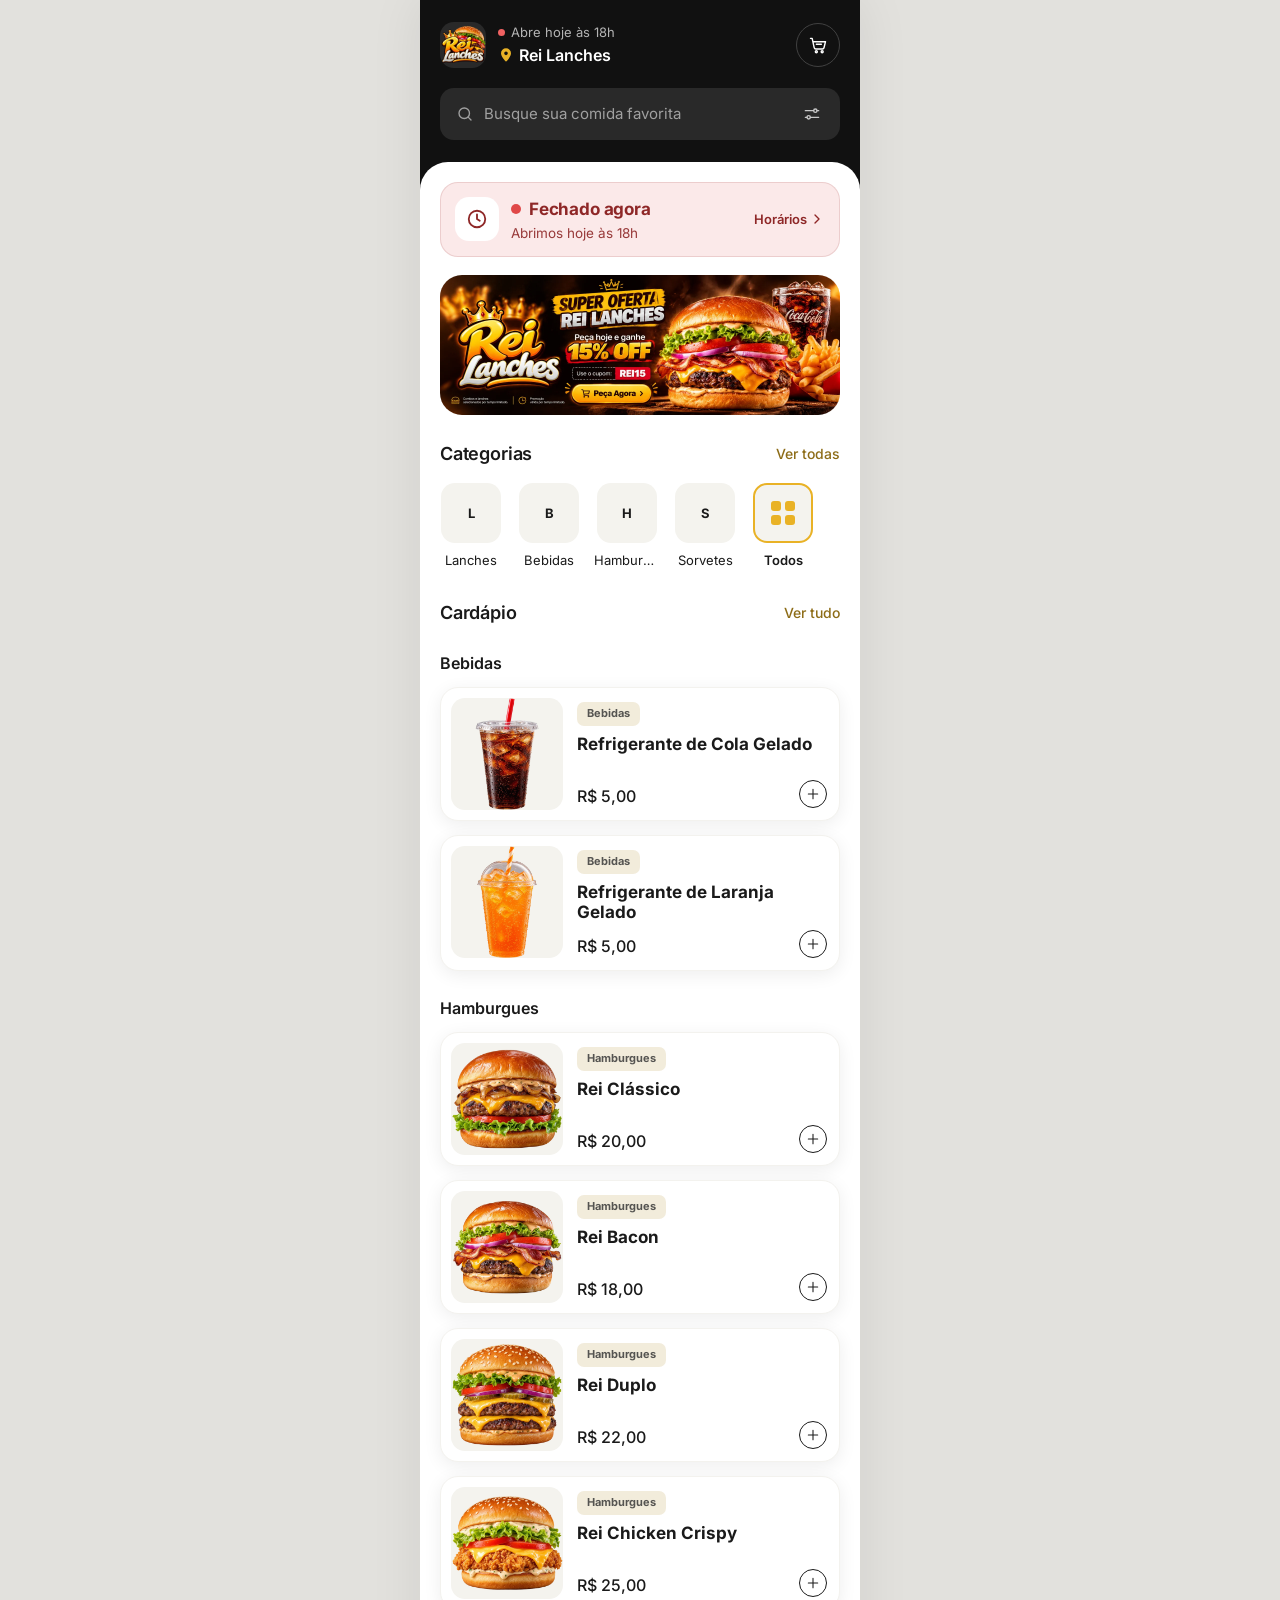
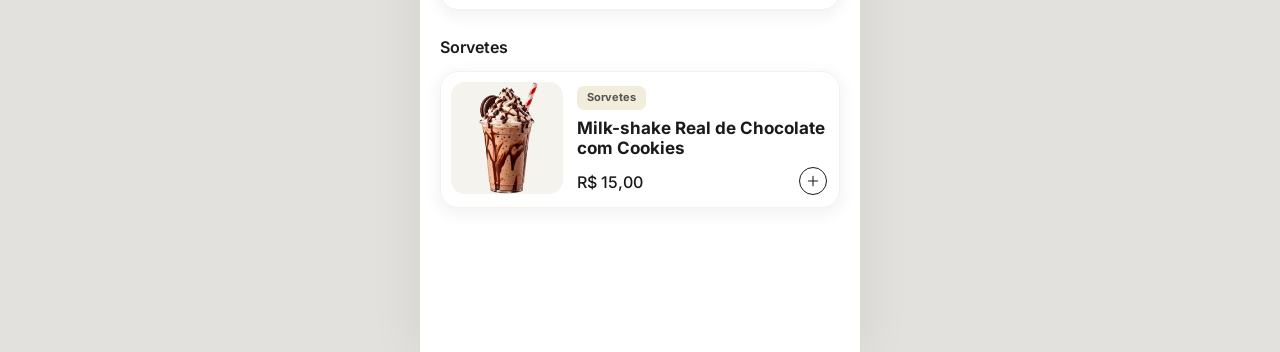
<file: index.html>
<!doctype html>
<html lang="pt-BR">
<head>
<meta charset="utf-8">
<meta name="viewport" content="width=device-width, initial-scale=1, viewport-fit=cover">
<!-- META:INICIO — gerado pelo gerador de cardápios. -->
<title>Rei Lanches · Cardápio</title>
<meta name="description" content="Faça seu pedido na Rei Lanches pelo WhatsApp.">
<meta name="theme-color" content="#111111">
<link rel="icon" href="assets/favicon.png">
<meta property="og:type" content="website">
<meta property="og:site_name" content="Rei Lanches">
<meta property="og:title" content="Rei Lanches · Cardápio">
<meta property="og:description" content="Faça seu pedido na Rei Lanches pelo WhatsApp.">
<meta property="og:image" content="assets/img/banner.webp">
<meta name="twitter:card" content="summary_large_image">
<!-- META:FIM -->
<link rel="stylesheet" href="css/app.css">
<script src="config/loja.js"></script>
<script src="js/app.js" defer></script>
</head>
<body>
<div class="app" id="app">

  <!-- ============ TELA: INÍCIO ============ -->
  <section class="screen home" id="home" aria-label="Cardápio">
    <header class="top">
      <div class="top-row">
        <div class="loc">
          <div class="logo" id="logo"></div>
          <div class="loc-txt">
            <p class="loc-label"><span class="dot" id="status-dot"></span><span id="status-label">Aberto agora</span></p>
            <p class="loc-name">
              <svg class="pin" width="16" height="16" viewBox="0 0 24 24" aria-hidden="true"><path fill="currentColor" d="M12 2a7.5 7.5 0 0 0-7.5 7.5c0 5.4 6.6 11.7 6.9 12a.9.9 0 0 0 1.2 0c.3-.3 6.9-6.6 6.9-12A7.5 7.5 0 0 0 12 2zm0 10.2a2.7 2.7 0 1 1 0-5.4 2.7 2.7 0 0 1 0 5.4z"/></svg>
              <span id="store-name"></span>
            </p>
          </div>
        </div>
        <div class="top-actions">
          <a class="icon-btn" href="#/carrinho" aria-label="Carrinho">
            <svg width="20" height="20" viewBox="0 0 24 24" fill="none" stroke="currentColor" stroke-width="1.7" stroke-linecap="round" stroke-linejoin="round" aria-hidden="true"><path d="M3 4h2l2.4 11.2a2 2 0 0 0 2 1.6h7.8a2 2 0 0 0 2-1.5L21 8H6.2"/><path d="M10 11h6"/><circle cx="10" cy="20" r="1.2"/><circle cx="17" cy="20" r="1.2"/></svg>
            <span class="count" id="cart-count" hidden></span>
          </a>
        </div>
      </div>
      <div class="search">
        <svg width="18" height="18" viewBox="0 0 24 24" fill="none" stroke="currentColor" stroke-width="1.8" stroke-linecap="round" aria-hidden="true"><circle cx="11" cy="11" r="7"/><path d="m20 20-3.5-3.5"/></svg>
        <label class="sr" for="q">Buscar</label>
        <input id="q" type="search" placeholder="Busque sua comida favorita" autocomplete="off">
        <button class="filter-btn" id="btn-filter" type="button" aria-label="Ir para categorias">
          <svg width="20" height="20" viewBox="0 0 24 24" fill="none" stroke="currentColor" stroke-width="1.6" stroke-linecap="round" aria-hidden="true"><path d="M4 8h10M18 8h2M4 16h2M10 16h10"/><circle cx="16" cy="8" r="2"/><circle cx="8" cy="16" r="2"/></svg>
        </button>
      </div>
    </header>

    <main class="sheet">
      <button class="status-card" id="status-card" type="button" aria-label="Ver horários de atendimento">
        <span class="status-ic" aria-hidden="true">
          <svg width="22" height="22" viewBox="0 0 24 24" fill="none" stroke="currentColor" stroke-width="2" stroke-linecap="round" stroke-linejoin="round"><circle cx="12" cy="12" r="9"/><path d="M12 7v5l3 2"/></svg>
        </span>
        <span class="status-txt">
          <span class="status-title"><span class="pulse" aria-hidden="true"></span><span id="status-title">Aberto agora</span></span>
          <span class="status-sub" id="status-sub"></span>
        </span>
        <span class="status-more">Horários
          <svg width="16" height="16" viewBox="0 0 24 24" fill="none" stroke="currentColor" stroke-width="2" stroke-linecap="round" stroke-linejoin="round" aria-hidden="true"><path d="m9 18 6-6-6-6"/></svg>
        </span>
      </button>

      <div class="repeat" id="repeat" hidden>
        <span class="repeat-ic" aria-hidden="true">
          <svg width="22" height="22" viewBox="0 0 24 24" fill="none" stroke="currentColor" stroke-width="1.9" stroke-linecap="round" stroke-linejoin="round"><path d="M3 12a9 9 0 0 1 15.5-6.2L21 8"/><path d="M21 3v5h-5"/><path d="M21 12a9 9 0 0 1-15.5 6.2L3 16"/><path d="M3 21v-5h5"/></svg>
        </span>
        <span class="repeat-txt">
          <span class="repeat-title">Pedir de novo?</span>
          <span class="repeat-items" id="repeat-items"></span>
          <span class="repeat-meta" id="repeat-meta"></span>
        </span>
        <button class="btn-pri sm" type="button" id="btn-repeat">Repetir</button>
      </div>

      <button class="promo" id="promo" type="button">
        <span class="promo-txt">
          <span class="promo-tag" id="promo-tag"></span>
          <span class="promo-title" id="promo-title"></span>
          <span class="btn-dark" id="promo-btn"></span>
        </span>
        <img class="promo-img" id="promo-img" alt="">
      </button>

      <div class="sec-h" id="cats-h">
        <h2 class="h2">Categorias</h2>
        <button class="lnk" type="button" id="see-all-cats">Ver todas</button>
      </div>
      <div class="cats" id="cats"></div>

      <div class="sec-h">
        <h2 class="h2" id="list-title">Mais pedidos</h2>
        <button class="lnk" type="button" id="see-all">Ver tudo</button>
      </div>
      <div class="list" id="list"></div>
    </main>

    <a class="cartbar" href="#/carrinho" id="cartbar" hidden>
      <span class="cartbar-ic">
        <svg width="20" height="20" viewBox="0 0 24 24" fill="none" stroke="currentColor" stroke-width="1.7" stroke-linecap="round" stroke-linejoin="round" aria-hidden="true"><path d="M3 4h2l2.4 11.2a2 2 0 0 0 2 1.6h7.8a2 2 0 0 0 2-1.5L21 8H6.2"/><circle cx="10" cy="20" r="1.2"/><circle cx="17" cy="20" r="1.2"/></svg>
        <span class="count" id="cartbar-count"></span>
      </span>
      <span class="cartbar-info">Seu pedido<b id="cartbar-total"></b></span>
      <span class="btn-pri sm">Ver carrinho</span>
    </a>
  </section>

  <!-- ============ TELA: DETALHES ============ -->
  <section class="screen detail" id="detail" hidden aria-label="Detalhes do produto">
    <header class="dtop">
      <div class="nav">
        <button class="icon-btn" type="button" data-back aria-label="Voltar">
          <svg width="20" height="20" viewBox="0 0 24 24" fill="none" stroke="currentColor" stroke-width="1.8" stroke-linecap="round" stroke-linejoin="round" aria-hidden="true"><path d="m15 18-6-6 6-6"/></svg>
        </button>
        <h1 class="nav-title">Detalhes</h1>
        <button class="icon-btn" type="button" id="btn-share" aria-label="Compartilhar produto">
          <svg width="20" height="20" viewBox="0 0 24 24" aria-hidden="true"><circle cx="5" cy="12" r="1.7" fill="currentColor"/><circle cx="12" cy="12" r="1.7" fill="currentColor"/><circle cx="19" cy="12" r="1.7" fill="currentColor"/></svg>
        </button>
      </div>
      <div class="order-meta">
        <div class="order-name">
          <p class="lbl-d">Seu pedido</p>
          <p class="d-name" id="d-name"></p>
        </div>
        <div>
          <p class="lbl-d">Qtd</p>
          <div class="qty">
            <button type="button" id="qty-minus" aria-label="Diminuir quantidade"><svg width="18" height="18" viewBox="0 0 24 24" fill="none" stroke="currentColor" stroke-width="1.8" stroke-linecap="round" aria-hidden="true"><path d="M5 12h14"/></svg></button>
            <b id="qty-val">1</b>
            <button type="button" id="qty-plus" aria-label="Aumentar quantidade"><svg width="18" height="18" viewBox="0 0 24 24" fill="none" stroke="currentColor" stroke-width="1.8" stroke-linecap="round" aria-hidden="true"><path d="M12 5v14M5 12h14"/></svg></button>
          </div>
        </div>
      </div>
    </header>
    <main class="dsheet">
      <div class="carousel" id="carousel"></div>
      <div class="dots" id="dots"></div>
      <h3 class="h3">Sobre o produto</h3>
      <p class="about" id="d-desc"></p>
      <p class="about combo-inc" id="d-combo" hidden></p>
      <div class="size-row" id="size-row">
        <span class="h3 size-lbl">Tamanho</span>
        <div class="pills" id="sizes"></div>
      </div>
      <label class="h3" for="obs">Alguma observação?</label>
      <textarea class="field" id="obs" rows="2" placeholder="Ex.: sem cebola, ponto da carne…"></textarea>
    </main>
    <footer class="bottom">
      <div class="price-box"><p class="lbl">Preço</p><p class="price-big" id="d-price"></p></div>
      <button class="btn-pri" type="button" id="btn-add">
        <svg width="20" height="20" viewBox="0 0 24 24" fill="none" stroke="currentColor" stroke-width="1.8" stroke-linecap="round" stroke-linejoin="round" aria-hidden="true"><path d="M3 4h2l2.4 11.2a2 2 0 0 0 2 1.6h7.8a2 2 0 0 0 2-1.5L21 8H6.2"/><circle cx="10" cy="20" r="1.2"/><circle cx="17" cy="20" r="1.2"/></svg>
        Adicionar ao carrinho
      </button>
    </footer>
  </section>

  <!-- ============ FOLHA: PERSONALIZAR ============ -->
  <div class="backdrop" id="custom" hidden>
    <div class="bsheet custom" role="dialog" aria-modal="true" aria-labelledby="c-title">
      <div class="grab" aria-hidden="true"></div>
      <h2 class="bsheet-title" id="c-title">Personalize seu pedido</h2>
      <div class="custom-body">
        <img class="custom-plate" id="c-img" alt="">
        <p class="lbl">Escolha os adicionais de</p>
        <p class="c-name" id="c-name"></p>
        <div id="c-groups"></div>
      </div>
      <footer class="bottom in-sheet">
        <div class="price-box"><p class="lbl">Preço</p><p class="price-big" id="c-price"></p></div>
        <button class="btn-pri" type="button" id="btn-continue">Continuar</button>
      </footer>
    </div>
  </div>

  <!-- ============ TELA: CARRINHO ============ -->
  <section class="screen cart" id="cart" hidden aria-label="Carrinho">
    <header class="dtop short">
      <div class="nav">
        <button class="icon-btn" type="button" data-back aria-label="Voltar">
          <svg width="20" height="20" viewBox="0 0 24 24" fill="none" stroke="currentColor" stroke-width="1.8" stroke-linecap="round" stroke-linejoin="round" aria-hidden="true"><path d="m15 18-6-6 6-6"/></svg>
        </button>
        <h1 class="nav-title">Seu pedido</h1>
        <button class="icon-btn" type="button" id="btn-clear" aria-label="Limpar carrinho">
          <svg width="18" height="18" viewBox="0 0 24 24" fill="none" stroke="currentColor" stroke-width="1.8" stroke-linecap="round" stroke-linejoin="round" aria-hidden="true"><path d="M4 7h16M10 11v6M14 11v6M6 7l1 12a2 2 0 0 0 2 2h6a2 2 0 0 0 2-2l1-12M9 7V4h6v3"/></svg>
        </button>
      </div>
    </header>
    <main class="dsheet">
      <div class="empty" id="cart-empty" hidden>
        <p class="empty-t">Seu carrinho está vazio</p>
        <p>Escolha algo gostoso no cardápio.</p>
        <a class="btn-pri" href="#/">Ver cardápio</a>
      </div>
      <div id="cart-full">
        <div id="cart-items"></div>
        <a class="addmore" href="#/">
          <svg width="18" height="18" viewBox="0 0 24 24" fill="none" stroke="currentColor" stroke-width="2" stroke-linecap="round" aria-hidden="true"><path d="M12 5v14M5 12h14"/></svg>
          Adicionar mais itens
        </a>

        <h3 class="h3">Seus dados</h3>
        <label class="sr" for="f-name">Seu nome</label>
        <input class="field" id="f-name" data-c="name" placeholder="Seu nome" autocomplete="name">

        <div id="mode-wrap">
          <h3 class="h3">Como prefere receber?</h3>
          <div class="seg">
            <button type="button" data-mode="entrega">Entrega</button>
            <button type="button" data-mode="retirada">Retirar no local</button>
          </div>
        </div>

        <div id="addr-wrap">
          <h3 class="h3">Endereço de entrega</h3>
          <div class="form">
            <div class="row2">
              <input class="field" data-c="street" placeholder="Rua / Avenida" aria-label="Rua" autocomplete="address-line1">
              <input class="field" data-c="number" placeholder="Nº" aria-label="Número" inputmode="numeric">
            </div>
            <input class="field" data-c="district" placeholder="Bairro" aria-label="Bairro">
            <input class="field" data-c="ref" placeholder="Complemento / referência (opcional)" aria-label="Complemento">
          </div>
        </div>

        <div id="pickup-wrap" hidden>
          <h3 class="h3">Retirada</h3>
          <p class="note" id="pickup-addr"></p>
        </div>

        <div id="pay-wrap">
          <h3 class="h3">Pagamento</h3>
          <div class="pills" id="pays"></div>
          <input class="field mt" id="f-change" data-c="change" placeholder="Troco para quanto? (vazio = não precisa)" aria-label="Troco para quanto" inputmode="numeric" autocomplete="off" hidden>
          <p class="coupon-msg" id="change-msg" role="status" hidden></p>
        </div>

        <label class="h3" for="f-obs">Observações do pedido</label>
        <textarea class="field" id="f-obs" data-c="obs" rows="2" placeholder="Opcional"></textarea>

        <div id="coupon-wrap">
          <label class="h3" for="f-coupon">Cupom de desconto</label>
          <div class="coupon-form" id="coupon-form">
            <input class="field" id="f-coupon" placeholder="Digite seu cupom" autocomplete="off" autocapitalize="characters" spellcheck="false">
            <button class="coupon-btn" type="button" id="btn-coupon">Aplicar</button>
          </div>
          <div class="coupon-on" id="coupon-on" hidden>
            <span class="coupon-tag" aria-hidden="true">
              <svg width="20" height="20" viewBox="0 0 24 24" fill="none" stroke="currentColor" stroke-width="1.9" stroke-linecap="round" stroke-linejoin="round"><path d="M20.6 13.4 13.4 20.6a2 2 0 0 1-2.8 0L3 13V3h10l7.6 7.6a2 2 0 0 1 0 2.8z"/><circle cx="7.5" cy="7.5" r="1.5"/></svg>
            </span>
            <span class="coupon-info"><b id="coupon-code"></b><span id="coupon-desc"></span></span>
            <button class="coupon-rm" type="button" id="btn-coupon-rm">Remover</button>
          </div>
          <p class="coupon-msg" id="coupon-msg" role="status" hidden></p>
        </div>

        <div class="sum">
          <div><span>Subtotal</span><span id="s-sub"></span></div>
          <div class="sum-disc" id="s-coupon-row" hidden><span id="s-coupon-lbl">Cupom</span><span id="s-coupon"></span></div>
          <div id="s-fee-row"><span>Taxa de entrega</span><span id="s-fee"></span></div>
          <div class="sum-t"><span>Total</span><span id="s-total"></span></div>
        </div>
        <div class="alert mt" id="min-alert" hidden></div>
        <div class="alert warn mt" id="closed-alert-2" hidden></div>
      </div>
    </main>
    <footer class="bottom" id="cart-bottom">
      <div class="price-box"><p class="lbl">Total</p><p class="price-big" id="c-total"></p></div>
      <button class="btn-pri wa" type="button" id="btn-send">
        <svg width="20" height="20" viewBox="0 0 24 24" fill="none" stroke="currentColor" stroke-width="1.8" stroke-linecap="round" stroke-linejoin="round" aria-hidden="true"><path d="M21 11.5a8.5 8.5 0 0 1-12.6 7.4L3 20.5l1.6-5.2A8.5 8.5 0 1 1 21 11.5z"/><path d="M8.5 10.5h7M8.5 13.5h4.5"/></svg>
        <span id="btn-send-txt">Enviar no WhatsApp</span>
      </button>
    </footer>
  </section>

  <!-- ============ TELA: ENVIADO ============ -->
  <section class="screen done" id="done" hidden aria-label="Pedido enviado">
    <header class="dtop short"><div class="nav"><span class="ph"></span><h1 class="nav-title">Pedido</h1><span class="ph"></span></div></header>
    <main class="dsheet done-body">
      <div class="done-ok"><svg width="38" height="38" viewBox="0 0 24 24" fill="none" stroke="currentColor" stroke-width="2.4" stroke-linecap="round" stroke-linejoin="round" aria-hidden="true"><path d="m5 12 5 5L20 7"/></svg></div>
      <h2 class="h2">Quase lá!</h2>
      <p class="about" id="done-text">Seu pedido foi montado no WhatsApp. É só tocar em enviar na conversa.</p>
      <a class="btn-pri wa" id="done-wa" href="#" target="_blank" rel="noopener">Abrir WhatsApp de novo</a>
      <a class="btn-ghost" href="#/">Voltar ao cardápio</a>
    </main>
  </section>

  <!-- ============ FOLHA: INFORMAÇÕES ============ -->
  <div class="backdrop" id="info" hidden>
    <div class="bsheet" role="dialog" aria-modal="true" aria-labelledby="i-title">
      <div class="grab" aria-hidden="true"></div>
      <h2 class="bsheet-title" id="i-title">Sobre a loja</h2>
      <div class="status-card big" id="info-status"></div>
      <h3 class="h3">Horário de atendimento</h3>
      <ul class="week" id="week"></ul>
      <h3 class="h3">Informações</h3>
      <dl class="info-list" id="info-list"></dl>
      <button class="btn-ghost" type="button" data-close>Fechar</button>
    </div>
  </div>
</div>

<div id="admin"></div>
<div class="toast" id="toast" role="status" aria-live="polite"></div>
<input type="file" id="filepick" hidden>
</body>
</html>
</file>
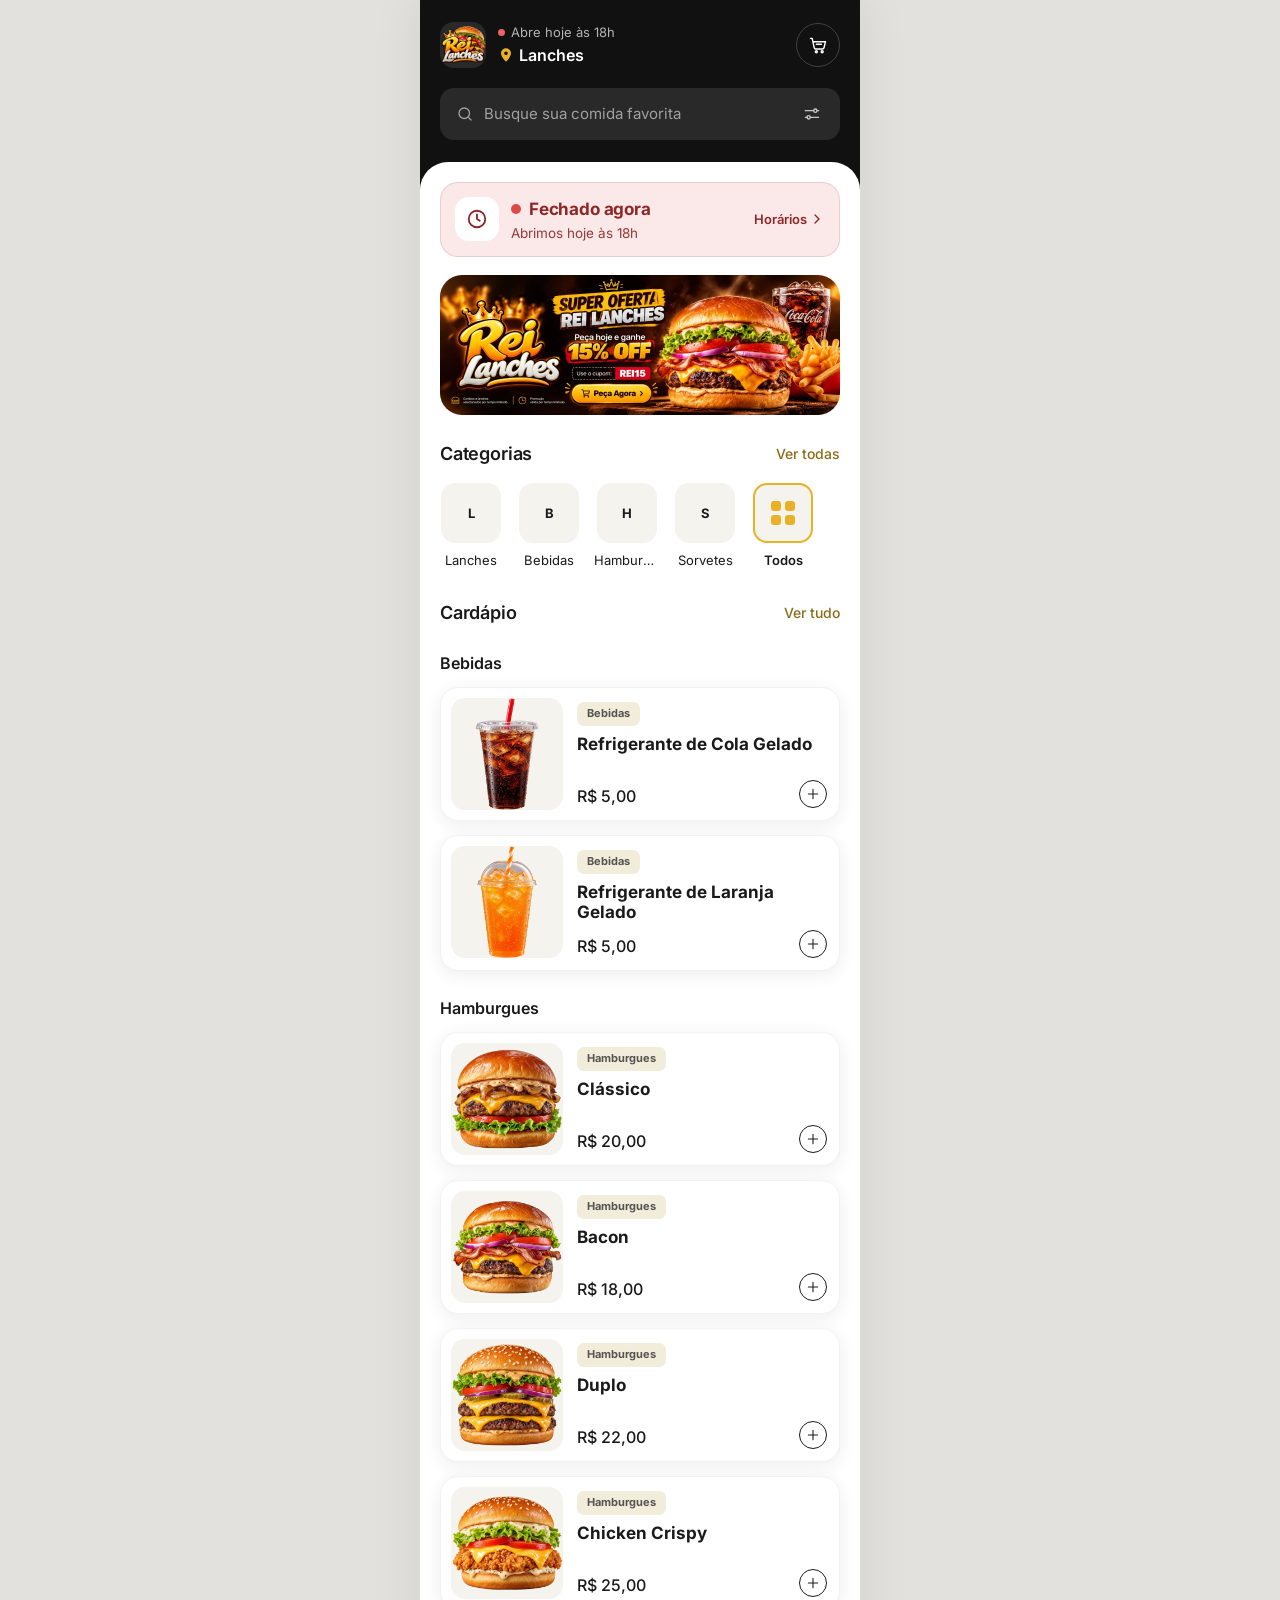
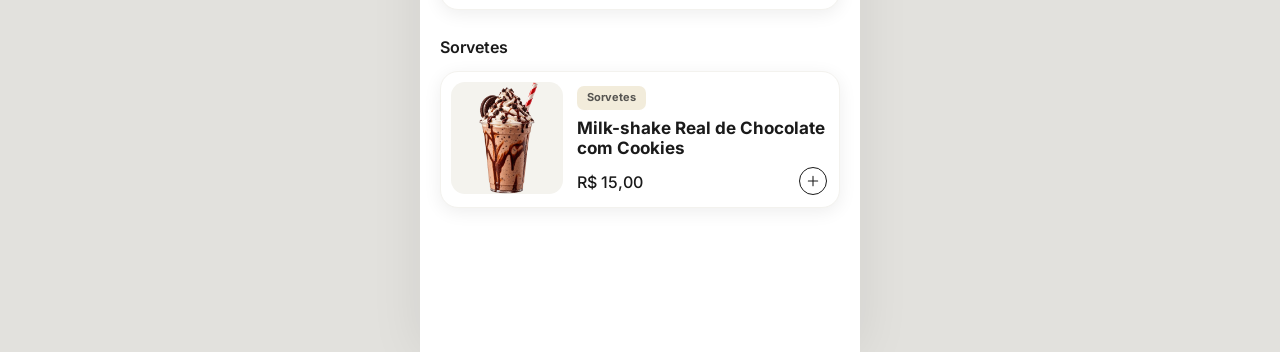
<file: lanches/index.html>
<!doctype html>
<html lang="pt-BR">
<head>
<meta charset="utf-8">
<meta name="viewport" content="width=device-width, initial-scale=1, viewport-fit=cover">
<!-- META:INICIO — gerado pelo gerador de cardápios. -->
<title>Lanches · Cardápio</title>
<meta name="description" content="Faça seu pedido na Lanches pelo WhatsApp.">
<meta name="theme-color" content="#111111">
<link rel="icon" href="assets/favicon.png">
<meta property="og:type" content="website">
<meta property="og:site_name" content="Lanches">
<meta property="og:title" content="Lanches · Cardápio">
<meta property="og:description" content="Faça seu pedido na Lanches pelo WhatsApp.">
<meta property="og:image" content="assets/img/banner.webp">
<meta name="twitter:card" content="summary_large_image">
<!-- META:FIM -->
<link rel="stylesheet" href="css/app.css">
<script src="config/loja.js"></script>
<script src="js/app.js" defer></script>
</head>
<body>
<div class="app" id="app">

  <!-- ============ TELA: INÍCIO ============ -->
  <section class="screen home" id="home" aria-label="Cardápio">
    <header class="top">
      <div class="top-row">
        <div class="loc">
          <div class="logo" id="logo"></div>
          <div class="loc-txt">
            <p class="loc-label"><span class="dot" id="status-dot"></span><span id="status-label">Aberto agora</span></p>
            <p class="loc-name">
              <svg class="pin" width="16" height="16" viewBox="0 0 24 24" aria-hidden="true"><path fill="currentColor" d="M12 2a7.5 7.5 0 0 0-7.5 7.5c0 5.4 6.6 11.7 6.9 12a.9.9 0 0 0 1.2 0c.3-.3 6.9-6.6 6.9-12A7.5 7.5 0 0 0 12 2zm0 10.2a2.7 2.7 0 1 1 0-5.4 2.7 2.7 0 0 1 0 5.4z"/></svg>
              <span id="store-name"></span>
            </p>
          </div>
        </div>
        <div class="top-actions">
          <a class="icon-btn" href="#/carrinho" aria-label="Carrinho">
            <svg width="20" height="20" viewBox="0 0 24 24" fill="none" stroke="currentColor" stroke-width="1.7" stroke-linecap="round" stroke-linejoin="round" aria-hidden="true"><path d="M3 4h2l2.4 11.2a2 2 0 0 0 2 1.6h7.8a2 2 0 0 0 2-1.5L21 8H6.2"/><path d="M10 11h6"/><circle cx="10" cy="20" r="1.2"/><circle cx="17" cy="20" r="1.2"/></svg>
            <span class="count" id="cart-count" hidden></span>
          </a>
        </div>
      </div>
      <div class="search">
        <svg width="18" height="18" viewBox="0 0 24 24" fill="none" stroke="currentColor" stroke-width="1.8" stroke-linecap="round" aria-hidden="true"><circle cx="11" cy="11" r="7"/><path d="m20 20-3.5-3.5"/></svg>
        <label class="sr" for="q">Buscar</label>
        <input id="q" type="search" placeholder="Busque sua comida favorita" autocomplete="off">
        <button class="filter-btn" id="btn-filter" type="button" aria-label="Ir para categorias">
          <svg width="20" height="20" viewBox="0 0 24 24" fill="none" stroke="currentColor" stroke-width="1.6" stroke-linecap="round" aria-hidden="true"><path d="M4 8h10M18 8h2M4 16h2M10 16h10"/><circle cx="16" cy="8" r="2"/><circle cx="8" cy="16" r="2"/></svg>
        </button>
      </div>
    </header>

    <main class="sheet">
      <button class="status-card" id="status-card" type="button" aria-label="Ver horários de atendimento">
        <span class="status-ic" aria-hidden="true">
          <svg width="22" height="22" viewBox="0 0 24 24" fill="none" stroke="currentColor" stroke-width="2" stroke-linecap="round" stroke-linejoin="round"><circle cx="12" cy="12" r="9"/><path d="M12 7v5l3 2"/></svg>
        </span>
        <span class="status-txt">
          <span class="status-title"><span class="pulse" aria-hidden="true"></span><span id="status-title">Aberto agora</span></span>
          <span class="status-sub" id="status-sub"></span>
        </span>
        <span class="status-more">Horários
          <svg width="16" height="16" viewBox="0 0 24 24" fill="none" stroke="currentColor" stroke-width="2" stroke-linecap="round" stroke-linejoin="round" aria-hidden="true"><path d="m9 18 6-6-6-6"/></svg>
        </span>
      </button>

      <div class="repeat" id="repeat" hidden>
        <span class="repeat-ic" aria-hidden="true">
          <svg width="22" height="22" viewBox="0 0 24 24" fill="none" stroke="currentColor" stroke-width="1.9" stroke-linecap="round" stroke-linejoin="round"><path d="M3 12a9 9 0 0 1 15.5-6.2L21 8"/><path d="M21 3v5h-5"/><path d="M21 12a9 9 0 0 1-15.5 6.2L3 16"/><path d="M3 21v-5h5"/></svg>
        </span>
        <span class="repeat-txt">
          <span class="repeat-title">Pedir de novo?</span>
          <span class="repeat-items" id="repeat-items"></span>
          <span class="repeat-meta" id="repeat-meta"></span>
        </span>
        <button class="btn-pri sm" type="button" id="btn-repeat">Repetir</button>
      </div>

      <button class="promo" id="promo" type="button">
        <span class="promo-txt">
          <span class="promo-tag" id="promo-tag"></span>
          <span class="promo-title" id="promo-title"></span>
          <span class="btn-dark" id="promo-btn"></span>
        </span>
        <img class="promo-img" id="promo-img" alt="">
      </button>

      <div class="sec-h" id="cats-h">
        <h2 class="h2">Categorias</h2>
        <button class="lnk" type="button" id="see-all-cats">Ver todas</button>
      </div>
      <div class="cats" id="cats"></div>

      <div class="sec-h">
        <h2 class="h2" id="list-title">Mais pedidos</h2>
        <button class="lnk" type="button" id="see-all">Ver tudo</button>
      </div>
      <div class="list" id="list"></div>
    </main>

    <a class="cartbar" href="#/carrinho" id="cartbar" hidden>
      <span class="cartbar-ic">
        <svg width="20" height="20" viewBox="0 0 24 24" fill="none" stroke="currentColor" stroke-width="1.7" stroke-linecap="round" stroke-linejoin="round" aria-hidden="true"><path d="M3 4h2l2.4 11.2a2 2 0 0 0 2 1.6h7.8a2 2 0 0 0 2-1.5L21 8H6.2"/><circle cx="10" cy="20" r="1.2"/><circle cx="17" cy="20" r="1.2"/></svg>
        <span class="count" id="cartbar-count"></span>
      </span>
      <span class="cartbar-info">Seu pedido<b id="cartbar-total"></b></span>
      <span class="btn-pri sm">Ver carrinho</span>
    </a>
  </section>

  <!-- ============ TELA: DETALHES ============ -->
  <section class="screen detail" id="detail" hidden aria-label="Detalhes do produto">
    <header class="dtop">
      <div class="nav">
        <button class="icon-btn" type="button" data-back aria-label="Voltar">
          <svg width="20" height="20" viewBox="0 0 24 24" fill="none" stroke="currentColor" stroke-width="1.8" stroke-linecap="round" stroke-linejoin="round" aria-hidden="true"><path d="m15 18-6-6 6-6"/></svg>
        </button>
        <h1 class="nav-title">Detalhes</h1>
        <button class="icon-btn" type="button" id="btn-share" aria-label="Compartilhar produto">
          <svg width="20" height="20" viewBox="0 0 24 24" aria-hidden="true"><circle cx="5" cy="12" r="1.7" fill="currentColor"/><circle cx="12" cy="12" r="1.7" fill="currentColor"/><circle cx="19" cy="12" r="1.7" fill="currentColor"/></svg>
        </button>
      </div>
      <div class="order-meta">
        <div class="order-name">
          <p class="lbl-d">Seu pedido</p>
          <p class="d-name" id="d-name"></p>
        </div>
        <div>
          <p class="lbl-d">Qtd</p>
          <div class="qty">
            <button type="button" id="qty-minus" aria-label="Diminuir quantidade"><svg width="18" height="18" viewBox="0 0 24 24" fill="none" stroke="currentColor" stroke-width="1.8" stroke-linecap="round" aria-hidden="true"><path d="M5 12h14"/></svg></button>
            <b id="qty-val">1</b>
            <button type="button" id="qty-plus" aria-label="Aumentar quantidade"><svg width="18" height="18" viewBox="0 0 24 24" fill="none" stroke="currentColor" stroke-width="1.8" stroke-linecap="round" aria-hidden="true"><path d="M12 5v14M5 12h14"/></svg></button>
          </div>
        </div>
      </div>
    </header>
    <main class="dsheet">
      <div class="carousel" id="carousel"></div>
      <div class="dots" id="dots"></div>
      <h3 class="h3">Sobre o produto</h3>
      <p class="about" id="d-desc"></p>
      <p class="about combo-inc" id="d-combo" hidden></p>
      <div class="size-row" id="size-row">
        <span class="h3 size-lbl">Tamanho</span>
        <div class="pills" id="sizes"></div>
      </div>
      <label class="h3" for="obs">Alguma observação?</label>
      <textarea class="field" id="obs" rows="2" placeholder="Ex.: sem cebola, ponto da carne…"></textarea>
    </main>
    <footer class="bottom">
      <div class="price-box"><p class="lbl">Preço</p><p class="price-big" id="d-price"></p></div>
      <button class="btn-pri" type="button" id="btn-add">
        <svg width="20" height="20" viewBox="0 0 24 24" fill="none" stroke="currentColor" stroke-width="1.8" stroke-linecap="round" stroke-linejoin="round" aria-hidden="true"><path d="M3 4h2l2.4 11.2a2 2 0 0 0 2 1.6h7.8a2 2 0 0 0 2-1.5L21 8H6.2"/><circle cx="10" cy="20" r="1.2"/><circle cx="17" cy="20" r="1.2"/></svg>
        Adicionar ao carrinho
      </button>
    </footer>
  </section>

  <!-- ============ FOLHA: PERSONALIZAR ============ -->
  <div class="backdrop" id="custom" hidden>
    <div class="bsheet custom" role="dialog" aria-modal="true" aria-labelledby="c-title">
      <div class="grab" aria-hidden="true"></div>
      <h2 class="bsheet-title" id="c-title">Personalize seu pedido</h2>
      <div class="custom-body">
        <img class="custom-plate" id="c-img" alt="">
        <p class="lbl">Escolha os adicionais de</p>
        <p class="c-name" id="c-name"></p>
        <div id="c-groups"></div>
      </div>
      <footer class="bottom in-sheet">
        <div class="price-box"><p class="lbl">Preço</p><p class="price-big" id="c-price"></p></div>
        <button class="btn-pri" type="button" id="btn-continue">Continuar</button>
      </footer>
    </div>
  </div>

  <!-- ============ TELA: CARRINHO ============ -->
  <section class="screen cart" id="cart" hidden aria-label="Carrinho">
    <header class="dtop short">
      <div class="nav">
        <button class="icon-btn" type="button" data-back aria-label="Voltar">
          <svg width="20" height="20" viewBox="0 0 24 24" fill="none" stroke="currentColor" stroke-width="1.8" stroke-linecap="round" stroke-linejoin="round" aria-hidden="true"><path d="m15 18-6-6 6-6"/></svg>
        </button>
        <h1 class="nav-title">Seu pedido</h1>
        <button class="icon-btn" type="button" id="btn-clear" aria-label="Limpar carrinho">
          <svg width="18" height="18" viewBox="0 0 24 24" fill="none" stroke="currentColor" stroke-width="1.8" stroke-linecap="round" stroke-linejoin="round" aria-hidden="true"><path d="M4 7h16M10 11v6M14 11v6M6 7l1 12a2 2 0 0 0 2 2h6a2 2 0 0 0 2-2l1-12M9 7V4h6v3"/></svg>
        </button>
      </div>
    </header>
    <main class="dsheet">
      <div class="empty" id="cart-empty" hidden>
        <p class="empty-t">Seu carrinho está vazio</p>
        <p>Escolha algo gostoso no cardápio.</p>
        <a class="btn-pri" href="#/">Ver cardápio</a>
      </div>
      <div id="cart-full">
        <div id="cart-items"></div>
        <a class="addmore" href="#/">
          <svg width="18" height="18" viewBox="0 0 24 24" fill="none" stroke="currentColor" stroke-width="2" stroke-linecap="round" aria-hidden="true"><path d="M12 5v14M5 12h14"/></svg>
          Adicionar mais itens
        </a>

        <h3 class="h3">Seus dados</h3>
        <label class="sr" for="f-name">Seu nome</label>
        <input class="field" id="f-name" data-c="name" placeholder="Seu nome" autocomplete="name">

        <div id="mode-wrap">
          <h3 class="h3">Como prefere receber?</h3>
          <div class="seg">
            <button type="button" data-mode="entrega">Entrega</button>
            <button type="button" data-mode="retirada">Retirar no local</button>
          </div>
        </div>

        <div id="addr-wrap">
          <h3 class="h3">Endereço de entrega</h3>
          <div class="form">
            <div class="row2">
              <input class="field" data-c="street" placeholder="Rua / Avenida" aria-label="Rua" autocomplete="address-line1">
              <input class="field" data-c="number" placeholder="Nº" aria-label="Número" inputmode="numeric">
            </div>
            <input class="field" data-c="district" placeholder="Bairro" aria-label="Bairro">
            <input class="field" data-c="ref" placeholder="Complemento / referência (opcional)" aria-label="Complemento">
          </div>
        </div>

        <div id="pickup-wrap" hidden>
          <h3 class="h3">Retirada</h3>
          <p class="note" id="pickup-addr"></p>
        </div>

        <div id="pay-wrap">
          <h3 class="h3">Pagamento</h3>
          <div class="pills" id="pays"></div>
          <input class="field mt" id="f-change" data-c="change" placeholder="Troco para quanto? (vazio = não precisa)" aria-label="Troco para quanto" inputmode="numeric" autocomplete="off" hidden>
          <p class="coupon-msg" id="change-msg" role="status" hidden></p>
        </div>

        <label class="h3" for="f-obs">Observações do pedido</label>
        <textarea class="field" id="f-obs" data-c="obs" rows="2" placeholder="Opcional"></textarea>

        <div id="coupon-wrap">
          <label class="h3" for="f-coupon">Cupom de desconto</label>
          <div class="coupon-form" id="coupon-form">
            <input class="field" id="f-coupon" placeholder="Digite seu cupom" autocomplete="off" autocapitalize="characters" spellcheck="false">
            <button class="coupon-btn" type="button" id="btn-coupon">Aplicar</button>
          </div>
          <div class="coupon-on" id="coupon-on" hidden>
            <span class="coupon-tag" aria-hidden="true">
              <svg width="20" height="20" viewBox="0 0 24 24" fill="none" stroke="currentColor" stroke-width="1.9" stroke-linecap="round" stroke-linejoin="round"><path d="M20.6 13.4 13.4 20.6a2 2 0 0 1-2.8 0L3 13V3h10l7.6 7.6a2 2 0 0 1 0 2.8z"/><circle cx="7.5" cy="7.5" r="1.5"/></svg>
            </span>
            <span class="coupon-info"><b id="coupon-code"></b><span id="coupon-desc"></span></span>
            <button class="coupon-rm" type="button" id="btn-coupon-rm">Remover</button>
          </div>
          <p class="coupon-msg" id="coupon-msg" role="status" hidden></p>
        </div>

        <div class="sum">
          <div><span>Subtotal</span><span id="s-sub"></span></div>
          <div class="sum-disc" id="s-coupon-row" hidden><span id="s-coupon-lbl">Cupom</span><span id="s-coupon"></span></div>
          <div id="s-fee-row"><span>Taxa de entrega</span><span id="s-fee"></span></div>
          <div class="sum-t"><span>Total</span><span id="s-total"></span></div>
        </div>
        <div class="alert mt" id="min-alert" hidden></div>
        <div class="alert warn mt" id="closed-alert-2" hidden></div>
      </div>
    </main>
    <footer class="bottom" id="cart-bottom">
      <div class="price-box"><p class="lbl">Total</p><p class="price-big" id="c-total"></p></div>
      <button class="btn-pri wa" type="button" id="btn-send">
        <svg width="20" height="20" viewBox="0 0 24 24" fill="none" stroke="currentColor" stroke-width="1.8" stroke-linecap="round" stroke-linejoin="round" aria-hidden="true"><path d="M21 11.5a8.5 8.5 0 0 1-12.6 7.4L3 20.5l1.6-5.2A8.5 8.5 0 1 1 21 11.5z"/><path d="M8.5 10.5h7M8.5 13.5h4.5"/></svg>
        <span id="btn-send-txt">Enviar no WhatsApp</span>
      </button>
    </footer>
  </section>

  <!-- ============ TELA: ENVIADO ============ -->
  <section class="screen done" id="done" hidden aria-label="Pedido enviado">
    <header class="dtop short"><div class="nav"><span class="ph"></span><h1 class="nav-title">Pedido</h1><span class="ph"></span></div></header>
    <main class="dsheet done-body">
      <div class="done-ok"><svg width="38" height="38" viewBox="0 0 24 24" fill="none" stroke="currentColor" stroke-width="2.4" stroke-linecap="round" stroke-linejoin="round" aria-hidden="true"><path d="m5 12 5 5L20 7"/></svg></div>
      <h2 class="h2">Quase lá!</h2>
      <p class="about" id="done-text">Seu pedido foi montado no WhatsApp. É só tocar em enviar na conversa.</p>
      <a class="btn-pri wa" id="done-wa" href="#" target="_blank" rel="noopener">Abrir WhatsApp de novo</a>
      <a class="btn-ghost" href="#/">Voltar ao cardápio</a>
    </main>
  </section>

  <!-- ============ FOLHA: INFORMAÇÕES ============ -->
  <div class="backdrop" id="info" hidden>
    <div class="bsheet" role="dialog" aria-modal="true" aria-labelledby="i-title">
      <div class="grab" aria-hidden="true"></div>
      <h2 class="bsheet-title" id="i-title">Sobre a loja</h2>
      <div class="status-card big" id="info-status"></div>
      <h3 class="h3">Horário de atendimento</h3>
      <ul class="week" id="week"></ul>
      <h3 class="h3">Informações</h3>
      <dl class="info-list" id="info-list"></dl>
      <button class="btn-ghost" type="button" data-close>Fechar</button>
    </div>
  </div>
</div>

<div id="admin"></div>
<div class="toast" id="toast" role="status" aria-live="polite"></div>
<input type="file" id="filepick" hidden>
</body>
</html>
</file>
<file: css/app.css>
/* ================= Fontes (locais, funcionam offline) ================= */
@font-face{font-family:"Inter";src:url("../assets/fonts/inter-latin-400-normal.woff2") format("woff2");font-weight:400;font-display:swap}
@font-face{font-family:"Inter";src:url("../assets/fonts/inter-latin-500-normal.woff2") format("woff2");font-weight:500;font-display:swap}
@font-face{font-family:"Inter";src:url("../assets/fonts/inter-latin-600-normal.woff2") format("woff2");font-weight:600;font-display:swap}
@font-face{font-family:"Inter";src:url("../assets/fonts/inter-latin-700-normal.woff2") format("woff2");font-weight:700;font-display:swap}
@font-face{font-family:"Delius Unicase";src:url("../assets/fonts/delius-unicase-latin-700-normal.woff2") format("woff2");font-weight:700;font-display:swap}

/* ================= Design system ================= */
:root{
  --brand:#E9B226; --on-brand:#FFFFFF; --brand-text:#8A6410; --brand-soft:#FDF6E3;
  --ink:#111111; --ink-2:#2A2A2A; --ink-line:#424242; --ink-muted:#B4B4B4;
  --surface:#FFFFFF; --tile:#F4F3EE; --badge:#F2ECDB; --badge-ink:#555451;
  --text:#1A1A1A; --text-2:#6A6A6A; --text-3:#8A8A8A; --line:#ECEAE5; --pill-line:#D6D6D6;
  --accent:#FF8948; --dot:#CCCCCC; --dot-on:var(--accent); --star:#F5A524; --ok:#137A3B; --danger:#C93A3A;
  --page:#E2E1DD;
  --r-sheet:28px; --r-card:18px; --r-photo:14px; --r-tile:14px; --r-pill:999px;
  --shadow-card:0 4px 18px rgba(17,17,17,.07);
  --shadow-plate:0 24px 40px rgba(17,17,17,.16);
  --font:"Inter",system-ui,-apple-system,"Segoe UI",Roboto,sans-serif;
  --display:var(--font);
  --w:440px;
}

*{box-sizing:border-box;margin:0;padding:0;-webkit-tap-highlight-color:transparent}
html,body{background:var(--page)}
body{font-family:var(--font);color:var(--text);font-size:15px;line-height:1.45;-webkit-font-smoothing:antialiased}
button{font:inherit;color:inherit;background:none;border:0;cursor:pointer}
a{color:inherit;text-decoration:none}
input,textarea,select{font:inherit;color:inherit}
img{display:block;max-width:100%}
[hidden]{display:none!important}
.sr{position:absolute;width:1px;height:1px;overflow:hidden;clip:rect(0 0 0 0);white-space:nowrap}
.app{max-width:var(--w);margin:0 auto;min-height:100vh;min-height:100dvh;background:var(--ink);position:relative;box-shadow:0 0 50px rgba(0,0,0,.08)}
.screen{min-height:100vh;min-height:100dvh;background:var(--ink)}

/* ================= Tipos ================= */
.h2{font-size:18px;font-weight:600;letter-spacing:-.01em}
.h3{display:block;font-size:16px;font-weight:600;margin:24px 0 10px}
.lbl{font-size:13px;color:var(--text-3)}
.lnk{color:var(--brand-text);font-size:14px;font-weight:500}
.display{font-family:var(--display);font-weight:700}

/* ================= Topo (início) ================= */
.top{padding:22px 20px 34px;padding-top:max(22px,env(safe-area-inset-top));color:#fff}
.top-row{display:flex;align-items:center;justify-content:space-between;gap:12px}
.loc{display:flex;align-items:center;gap:12px;min-width:0}
.logo{width:46px;height:46px;border-radius:14px;overflow:hidden;background:var(--ink-2);flex:none;display:grid;place-items:center;font-weight:700;color:var(--brand)}
.logo img{width:100%;height:100%;object-fit:cover}
.loc-txt{min-width:0}
.loc-label{font-size:13px;color:var(--ink-muted);display:flex;align-items:center;gap:6px}
.dot{width:7px;height:7px;border-radius:50%;background:#3CCB6E;flex:none}
.dot.off{background:#F06262}
.loc-name{display:flex;align-items:center;gap:5px;font-size:16px;font-weight:600;margin-top:2px;white-space:nowrap}
.loc-name span{overflow:hidden;text-overflow:ellipsis}
.pin{color:var(--brand);flex:none}
.top-actions{display:flex;gap:10px;flex:none}
.icon-btn{width:44px;height:44px;border-radius:50%;border:1px solid var(--ink-line);display:grid;place-items:center;color:#fff;position:relative;flex:none}
.count{position:absolute;top:-3px;right:-3px;min-width:19px;height:19px;padding:0 5px;border-radius:10px;background:var(--brand);color:var(--on-brand);font-size:11px;font-weight:700;display:grid;place-items:center}
.search{margin-top:20px;height:52px;border-radius:14px;background:var(--ink-2);display:flex;align-items:center;gap:10px;padding:0 6px 0 16px;color:#A0A0A0}
.search input{flex:1;min-width:0;background:none;border:0;outline:0;color:#fff;font-size:15px}
.search input::placeholder{color:#A0A0A0}
.search input::-webkit-search-cancel-button{filter:invert(1)}
.filter-btn{width:44px;height:44px;display:grid;place-items:center;color:#C8C8C8}

/* ================= Folha branca ================= */
.sheet{background:var(--surface);border-radius:var(--r-sheet) var(--r-sheet) 0 0;margin-top:-12px;position:relative;padding:20px 20px 130px;min-height:75vh}
.alert{display:flex;gap:10px;align-items:flex-start;background:#FBEAEA;color:#7E2222;border-radius:14px;padding:11px 14px;font-size:13.5px;margin-bottom:16px}
.alert.warn{background:#FFF4E5;color:#6B4100}
.mt{margin-top:12px}

/* Banner */
.promo{width:100%;min-height:170px;border-radius:22px;background:var(--brand);display:flex;align-items:stretch;overflow:hidden;text-align:left;position:relative;margin-bottom:26px}
.promo-txt{flex:1;display:flex;flex-direction:column;align-items:flex-start;padding:22px 0 20px 20px;position:relative;z-index:1;min-width:0}
.promo-tag{font-size:13.5px;font-weight:500;color:#fff;text-shadow:0 1px 2px rgba(0,0,0,.18)}
.promo-title{font-family:var(--display);font-weight:700;font-size:22px;line-height:1.08;color:#fff;margin:6px 0 16px;text-shadow:0 1px 3px rgba(0,0,0,.2)}
.btn-dark{margin-top:auto;display:inline-flex;align-items:center;min-height:38px;padding:0 18px;border-radius:var(--r-pill);background:var(--ink);color:#fff;font-size:14px;font-weight:500}
.promo-img{width:46%;flex:none;object-fit:cover;object-position:left center}
.promo.full{min-height:0;background:var(--tile)}
.promo.full .promo-txt{display:none}
.promo.full .promo-img{width:100%;height:auto;display:block}
.promo-img.round{width:150px;height:150px;border-radius:50%;margin:10px -30px 10px 0;align-self:center}

/* Seções */
.sec-h{display:flex;justify-content:space-between;align-items:center;margin:0 0 14px}
.cats{display:flex;gap:16px;overflow-x:auto;margin:0 -20px 26px;padding:2px 20px 4px;scrollbar-width:none}
.cats::-webkit-scrollbar{display:none}
.cat{flex:none;width:62px;display:flex;flex-direction:column;align-items:center;gap:8px;font-size:13px;color:var(--text)}
.cat-ic{width:60px;height:60px;border-radius:var(--r-tile);background:var(--tile);display:grid;place-items:center;overflow:hidden;border:2px solid transparent}
.cat-ic img{width:44px;height:44px;object-fit:contain;mix-blend-mode:multiply;border-radius:10px}
.cat-ic .grid4{display:grid;grid-template-columns:repeat(2,10px);gap:4px}
.cat-ic .grid4 i{width:10px;height:10px;border-radius:3px;background:var(--brand)}
.cat span{max-width:66px;white-space:nowrap;overflow:hidden;text-overflow:ellipsis}
.cat.on .cat-ic{border-color:var(--brand)}
.cat.on span{font-weight:600}

/* Card de produto */
.card{display:flex;gap:14px;width:100%;text-align:left;background:var(--surface);border-radius:var(--r-card);box-shadow:var(--shadow-card);padding:10px;margin-bottom:14px;cursor:pointer;border:1px solid #F3F2EE}
.card.off{opacity:.55;cursor:default}
.card-photo{width:112px;height:112px;border-radius:var(--r-photo);background:var(--tile);overflow:hidden;flex:none;display:grid;place-items:center}
.card-photo img{width:100%;height:100%;object-fit:cover}
.card-photo img.icon{width:62px;height:62px;object-fit:contain;mix-blend-mode:multiply;border-radius:14px}
.card-body{flex:1;min-width:0;display:flex;flex-direction:column;padding:4px 2px 2px 0}
.card-top{display:flex;justify-content:space-between;align-items:center;gap:8px}
.badge{font-family:var(--display);font-weight:700;font-size:11px;background:var(--badge);color:var(--badge-ink);padding:4px 10px;border-radius:7px;white-space:nowrap;overflow:hidden;text-overflow:ellipsis;max-width:70%}
.badge.out{background:#F6E1E1;color:#8E2727}
.rate{display:flex;align-items:center;gap:3px;font-size:12.5px;font-weight:600;flex:none}
.rate svg{color:var(--star)}
.card-name{font-family:var(--display);font-weight:700;font-size:17px;line-height:1.18;margin-top:8px;color:var(--text)}
.card-foot{display:flex;justify-content:space-between;align-items:flex-end;margin-top:auto;padding-top:8px}
.price{font-size:16px;font-weight:500}
.price small{display:block;font-size:11px;color:var(--text-3);line-height:1}
.plus{width:28px;height:28px;border-radius:50%;border:1.5px solid var(--text);display:grid;place-items:center;flex:none}
.cat-title{font-size:16px;font-weight:600;margin:26px 0 12px}
.empty{text-align:center;padding:50px 10px;color:var(--text-2)}
.empty-t{color:var(--text);font-size:17px;font-weight:600;margin-bottom:6px}
.empty .btn-pri{margin-top:22px}

/* Barra do carrinho */
.cartbar{position:fixed;left:50%;transform:translateX(-50%);bottom:max(16px,env(safe-area-inset-bottom));width:calc(min(var(--w),100%) - 32px);display:flex;align-items:center;gap:12px;background:var(--ink);color:#fff;border-radius:20px;padding:10px 10px 10px 12px;box-shadow:0 12px 30px rgba(0,0,0,.28);z-index:20}
.cartbar-ic{width:42px;height:42px;border-radius:12px;background:var(--ink-2);display:grid;place-items:center;position:relative;flex:none}
.cartbar-info{flex:1;font-size:12.5px;color:var(--ink-muted);line-height:1.25}
.cartbar-info b{display:block;color:#fff;font-size:16px}

/* Botões */
.btn-pri{display:inline-flex;align-items:center;justify-content:center;gap:10px;min-height:56px;padding:0 26px;border-radius:var(--r-pill);background:var(--brand);color:var(--on-brand);font-weight:600;font-size:16px}
.btn-pri.sm{min-height:44px;padding:0 18px;font-size:14px}
.btn-pri:disabled{opacity:.45;cursor:not-allowed}
.btn-pri.wa{background:var(--ok);color:#fff}
.btn-ghost{display:flex;justify-content:center;align-items:center;min-height:50px;border-radius:var(--r-pill);border:1px solid var(--pill-line);font-weight:600;width:100%}

/* ================= Detalhes ================= */
.dtop{padding:16px 20px 46px;padding-top:max(16px,env(safe-area-inset-top));color:#fff}
.dtop.short{padding-bottom:34px}
.nav{display:flex;align-items:center;justify-content:space-between;gap:10px;height:48px}
.nav-title{flex:1;text-align:center;font-size:18px;font-weight:500}
.ph{width:44px}
.order-meta{display:flex;justify-content:space-between;align-items:flex-end;gap:14px;margin-top:30px}
.order-name{min-width:0}
.lbl-d{font-size:12.5px;color:#9A9A9A;margin-bottom:6px}
.d-name{font-size:29px;font-weight:500;letter-spacing:-.02em;line-height:1.12}
.qty{display:flex;align-items:center;gap:14px;border:1px solid var(--ink-line);border-radius:var(--r-pill);padding:4px 6px;flex:none}
.qty button{width:34px;height:34px;display:grid;place-items:center;border-radius:50%}
.qty b{font-size:18px;font-weight:500;min-width:16px;text-align:center}
.qty.light{border-color:var(--pill-line);gap:6px;padding:2px 4px}
.qty.light b{font-size:15px}
.dsheet{background:var(--surface);border-radius:var(--r-sheet) var(--r-sheet) 0 0;margin-top:-14px;position:relative;padding:28px 20px 140px;min-height:65vh;overflow:hidden}
.detail .dsheet{padding-top:30px}
.carousel{display:flex;gap:18px;overflow-x:auto;scroll-snap-type:x mandatory;margin:0 -20px;padding:0 calc((min(var(--w),100vw) - 250px) / 2) 26px;scroll-padding:0 calc((min(var(--w),100vw) - 250px) / 2);scrollbar-width:none}
.carousel::-webkit-scrollbar{display:none}
.plate{flex:none;width:250px;height:250px;border-radius:50%;overflow:hidden;scroll-snap-align:center;background:var(--tile);box-shadow:var(--shadow-plate);display:grid;place-items:center}
.plate img{width:100%;height:100%;object-fit:cover}
.plate img.icon{width:120px;height:120px;object-fit:contain;mix-blend-mode:multiply}
.dots{display:flex;justify-content:center;gap:6px;height:6px;margin-bottom:6px}
.dots i{width:5px;height:5px;border-radius:50%;background:var(--dot)}
.dots i.on{background:var(--dot-on)}
.about{font-size:14px;line-height:1.75;color:var(--text-2)}
.size-row{display:flex;align-items:center;gap:14px;margin-top:22px}
.size-lbl{margin:0}
.pills{display:flex;flex-wrap:wrap;gap:8px}
.pill{min-height:40px;padding:0 15px;white-space:nowrap;border:1px solid var(--pill-line);border-radius:var(--r-pill);font-size:14px;color:#555;background:#fff;display:inline-flex;align-items:center;gap:4px}
.pill .add{color:var(--text-3)}
.pill.on{border-color:var(--brand);color:var(--brand-text);font-weight:600}
.pill.on .add{color:var(--brand-text)}
.field{width:100%;border:1px solid #DDDAD3;border-radius:14px;padding:13px 14px;background:#fff;outline:0;font-size:15px}
.field:focus{border-color:var(--brand);box-shadow:0 0 0 3px var(--brand-soft)}
textarea.field{resize:vertical;min-height:64px}
.bottom{position:fixed;bottom:0;left:50%;transform:translateX(-50%);width:min(var(--w),100%);background:var(--surface);border-top:1px solid var(--line);padding:16px 20px max(16px,env(safe-area-inset-bottom));display:flex;align-items:center;gap:18px;z-index:20}
.price-box{flex:none}
.price-big{font-size:22px;font-weight:600;letter-spacing:-.01em;white-space:nowrap}
.bottom .btn-pri{flex:1;padding:0 16px;font-size:15px;white-space:nowrap}

/* ================= Folhas (bottom sheets) ================= */
.backdrop{position:fixed;inset:0;z-index:40;display:flex;justify-content:center;align-items:flex-end;background:rgba(10,10,10,.35)}
.bsheet{position:relative;width:min(var(--w),100%);max-height:88vh;overflow:auto;background:var(--surface);border-radius:var(--r-sheet) var(--r-sheet) 0 0;padding:12px 20px 24px;animation:up .25s ease-out}
@keyframes up{from{transform:translateY(40px);opacity:.4}to{transform:none;opacity:1}}
.grab{width:44px;height:4px;border-radius:2px;background:#DDDDDD;margin:0 auto 18px}
.bsheet-title{text-align:center;font-size:18px;font-weight:500;margin-bottom:22px}
.bsheet.custom{padding-bottom:0;overflow-x:hidden}
.custom-body{position:relative;padding-bottom:120px;min-height:420px}
.custom-plate{position:absolute;right:-140px;top:40px;width:270px;height:270px;border-radius:50%;object-fit:cover;box-shadow:var(--shadow-plate);pointer-events:none}
.c-name{font-size:28px;font-weight:500;letter-spacing:-.02em;line-height:1.15;margin:6px 0 22px;max-width:62%}
.group-h{display:flex;justify-content:space-between;align-items:center;gap:10px;margin:24px 0 12px;max-width:62%}
.group-h.wide{max-width:none}
.group-h h3{margin:0}
.req{font-size:11px;font-weight:600;background:var(--ink);color:#fff;padding:3px 8px;border-radius:6px;white-space:nowrap}
.hint{font-size:12px;color:var(--text-3);white-space:nowrap}
.pills.col{flex-direction:column;align-items:flex-start;max-width:62%}
.bottom.in-sheet{position:sticky;left:auto;transform:none;width:auto;margin:0 -20px;bottom:0}
.detail.blurred{filter:blur(6px)}
.info-list{display:grid;gap:14px;margin-bottom:22px}
.info-list div{display:flex;gap:12px;align-items:flex-start}
.info-list dt{width:110px;flex:none;font-size:13px;color:var(--text-3)}
.info-list dd{font-size:15px}

/* ================= Carrinho ================= */
.citem{display:flex;gap:12px;padding:14px 0;border-bottom:1px solid var(--line)}
.citem .card-photo{width:68px;height:68px;border-radius:14px}
.citem .card-photo img.icon{width:40px;height:40px}
.citem-main{flex:1;min-width:0}
.citem-name{font-family:var(--display);font-weight:700;font-size:15px}
.citem-det{font-size:12.5px;color:var(--text-2)}
.citem-row{display:flex;justify-content:space-between;align-items:center;margin-top:8px}
.addmore{display:flex;align-items:center;gap:8px;color:var(--brand-text);font-weight:600;font-size:14.5px;min-height:48px}
.seg{display:grid;grid-template-columns:1fr 1fr;gap:4px;background:var(--tile);border-radius:14px;padding:4px}
.seg button{min-height:44px;border-radius:11px;font-weight:600;font-size:14px;color:var(--text-2)}
.seg button.on{background:#fff;color:var(--text);box-shadow:0 1px 4px rgba(0,0,0,.08)}
.form{display:grid;gap:10px}
.row2{display:grid;grid-template-columns:2fr 1fr;gap:10px}
.note{background:var(--tile);border-radius:14px;padding:12px 14px;font-size:14px}
.sum{background:var(--tile);border-radius:16px;padding:14px 16px;margin-top:22px;display:grid;gap:6px;font-size:14px}
.sum div{display:flex;justify-content:space-between;gap:10px}
.sum-t{font-weight:700;font-size:16px;border-top:1px dashed #D5D1C8;padding-top:8px;margin-top:4px}

/* ================= Enviado ================= */
.done-body{min-height:calc(100dvh - 110px);text-align:center;display:flex;flex-direction:column;align-items:center;gap:12px;padding-top:44px}
.done-ok{width:80px;height:80px;border-radius:50%;background:#E3F5EA;color:var(--ok);display:grid;place-items:center;margin-bottom:6px}
.done-body .about{max-width:320px;margin-bottom:10px}
.done-body .btn-pri,.done-body .btn-ghost{width:100%}

/* ================= Aviso ================= */
.toast{position:fixed;left:50%;bottom:110px;transform:translate(-50%,16px);background:var(--ink);color:#fff;padding:11px 18px;border-radius:12px;font-size:14px;opacity:0;pointer-events:none;transition:.25s;z-index:100;max-width:calc(100% - 40px);text-align:center;box-shadow:0 8px 24px rgba(0,0,0,.25)}
.toast.show{opacity:1;transform:translate(-50%,0)}
.pvbar{position:sticky;top:0;z-index:50;display:flex;justify-content:space-between;gap:10px;align-items:center;background:var(--brand);color:var(--on-brand);font-size:12.5px;font-weight:600;padding:9px 14px}
.pvbar a{text-decoration:underline;white-space:nowrap}

/* ================= Painel admin (#admin) ================= */
.adm{min-height:100vh;background:#F4F3F0;color:var(--text)}
.adm-head{position:sticky;top:0;z-index:30}
.adm-top{background:var(--ink);color:#fff;padding:12px 20px;display:flex;align-items:center;gap:12px}
.adm-top .logo{width:40px;height:40px;border-radius:12px}
.adm-ttl{flex:1;min-width:0;line-height:1.25}
.adm-ttl b{display:block;font-size:15px}
.adm-ttl small{display:block;color:var(--ink-muted);font-size:12.5px;white-space:nowrap;overflow:hidden;text-overflow:ellipsis}
.dirty{display:none;font-size:12px;color:var(--brand);font-weight:600;white-space:nowrap}
.dirty.on{display:inline}
.adm-tabs{display:flex;gap:6px;overflow-x:auto;padding:10px 20px;background:#fff;border-bottom:1px solid var(--line);scrollbar-width:none}
.tab{min-height:38px;padding:0 14px;border-radius:var(--r-pill);font-weight:600;font-size:14px;color:var(--text-2);white-space:nowrap}
.tab.on{background:var(--ink);color:#fff}
.adm-main{max-width:780px;margin:0 auto;padding:20px 16px 80px}
.panel{background:#fff;border-radius:18px;padding:20px;border:1px solid var(--line);margin-bottom:16px}
.panel h2{font-size:17px;margin-bottom:4px}
.help{font-size:13px;color:var(--text-2);margin-bottom:16px}
.fld{display:grid;gap:6px;margin-bottom:14px}
.fld>label,.fld>.l{font-size:13px;font-weight:600}
.fld .help{font-size:12px;margin:0}
.fld .field{padding:10px 12px;border-radius:12px;font-size:14.5px}
.grid2{display:grid;grid-template-columns:1fr 1fr;gap:0 14px}
.grid3{display:grid;grid-template-columns:1fr 1fr 1fr;gap:0 14px}
@media (max-width:600px){.grid2,.grid3{grid-template-columns:1fr}}
.switch{display:flex;align-items:center;gap:10px;font-size:14px;cursor:pointer;margin-bottom:14px;font-weight:500;min-height:32px}
.switch input{width:20px;height:20px;accent-color:var(--ink)}
.btn{min-height:40px;border:1px solid #D9D6CF;background:#fff;border-radius:12px;padding:0 14px;font-weight:600;font-size:14px;display:inline-flex;align-items:center;gap:8px;white-space:nowrap}
.btn.dark{background:var(--ink);color:#fff;border-color:var(--ink)}
.btn.pri{background:var(--brand);color:var(--on-brand);border-color:transparent}
.btn.danger{color:var(--danger)}
.btn.sm{min-height:34px;padding:0 10px;font-size:13px;border-radius:10px}
.btn.ic{min-height:34px;width:34px;padding:0;justify-content:center;border-radius:10px}
.btns{display:flex;gap:8px;flex-wrap:wrap}
.adm-top .btn{border-color:var(--ink-line);background:transparent;color:#fff}
.img-edit{display:flex;align-items:center;gap:14px;flex-wrap:wrap}
.img-edit .card-photo{width:92px;height:92px}
.thumbs{display:flex;gap:8px;flex-wrap:wrap}
.thumbs .t{position:relative}
.thumbs .t .card-photo{width:72px;height:72px}
.thumbs .t button{position:absolute;top:-6px;right:-6px;width:22px;height:22px;border-radius:50%;background:var(--ink);color:#fff;display:grid;place-items:center}
.list-row{display:flex;align-items:center;gap:12px;padding:10px 0;border-bottom:1px solid var(--line)}
.list-row:last-child{border-bottom:0}
.list-row .card-photo{width:52px;height:52px;border-radius:12px}
.list-row .card-photo img.icon{width:32px;height:32px}
.list-row .grow{flex:1;min-width:0}
.list-row .grow b{display:block;white-space:nowrap;overflow:hidden;text-overflow:ellipsis}
.list-row .grow small{color:var(--text-2);font-size:12.5px}
.list-row.off .grow{opacity:.5}
.swatches{display:flex;gap:8px;flex-wrap:wrap;align-items:center}
.sw{width:34px;height:34px;border-radius:50%;border:3px solid #fff;box-shadow:0 0 0 1px #CFCBC2}
.sw.on{box-shadow:0 0 0 2px var(--ink)}
input[type=color]{width:46px;height:38px;border:1px solid #D9D6CF;border-radius:10px;background:#fff;padding:3px;cursor:pointer}
.modal{position:fixed;inset:0;background:rgba(0,0,0,.45);z-index:60;display:flex;justify-content:center;align-items:flex-end}
.modal-box{background:#fff;width:100%;max-width:660px;max-height:94vh;overflow:auto;border-radius:22px 22px 0 0;padding:20px 20px 0}
@media (min-width:700px){.modal{align-items:center}.modal-box{border-radius:22px}}
.modal-head{display:flex;justify-content:space-between;align-items:center;margin-bottom:14px}
.modal-head h2{font-size:18px}
.modal-foot{position:sticky;bottom:0;background:#fff;padding:14px 0 16px;display:flex;gap:8px;flex-wrap:wrap;border-top:1px solid var(--line);margin-top:6px}
.modal-foot .sp{flex:1}
.gbox{border:1px solid var(--line);border-radius:14px;padding:14px;margin-bottom:12px;background:#FCFBF9}
.step{display:flex;gap:12px;margin-bottom:12px;font-size:14px}
.step .n{width:26px;height:26px;border-radius:50%;background:var(--ink);color:#fff;display:grid;place-items:center;flex:none;font-size:13px;font-weight:700}
.lock{max-width:360px;margin:12vh auto 0;background:#fff;border-radius:22px;padding:28px;text-align:center;border:1px solid var(--line)}
.lock .field{text-align:center;font-size:20px;letter-spacing:.3em;margin:16px 0 12px}
.tag-ok{font-size:12px;font-weight:600;padding:3px 8px;border-radius:6px;background:#E3F5EA;color:#14612F}
.tag-warn{font-size:12px;font-weight:600;padding:3px 8px;border-radius:6px;background:#FFF1D6;color:#6B4100}
code{background:var(--tile);padding:1px 6px;border-radius:6px;font-size:13px}

/* ================= Status aberto/fechado ================= */
:root{--open:#14612F;--open-bg:#E6F5EC;--open-dot:#22A55A;--closed:#8E2727;--closed-bg:#FBE9E9;--closed-dot:#E04848}
.status-card{width:100%;display:flex;align-items:center;gap:12px;text-align:left;border-radius:18px;padding:14px 14px 14px 14px;margin-bottom:18px;background:var(--open-bg);color:var(--open);border:1px solid rgba(20,97,47,.14)}
.status-card.closed{background:var(--closed-bg);color:var(--closed);border-color:rgba(142,39,39,.14)}
.status-ic{width:44px;height:44px;border-radius:14px;display:grid;place-items:center;background:#fff;flex:none}
.status-txt{flex:1;min-width:0;display:flex;flex-direction:column;gap:2px}
.status-title{display:flex;align-items:center;gap:8px;font-size:17px;font-weight:700;letter-spacing:-.01em}
.status-sub{font-size:13.5px;line-height:1.35;color:inherit;opacity:.9}
.status-more{display:flex;align-items:center;gap:2px;font-size:13px;font-weight:600;flex:none}
.pulse{width:10px;height:10px;border-radius:50%;background:var(--open-dot);box-shadow:0 0 0 0 rgba(34,165,90,.5);animation:pulse 1.8s infinite}
.closed .pulse{background:var(--closed-dot);animation:none}
@keyframes pulse{0%{box-shadow:0 0 0 0 rgba(34,165,90,.5)}70%{box-shadow:0 0 0 8px rgba(34,165,90,0)}100%{box-shadow:0 0 0 0 rgba(34,165,90,0)}}
@media (prefers-reduced-motion:reduce){.pulse{animation:none}}
.status-card.big{cursor:default;margin-bottom:4px}
.loc-label .until{color:#fff;font-weight:500}
.week{list-style:none;display:grid;gap:2px;margin-bottom:6px}
.week li{display:flex;justify-content:space-between;gap:12px;padding:9px 12px;border-radius:10px;font-size:14.5px}
.week li span:last-child{color:var(--text-2);text-align:right}
.week li.today{background:var(--tile);font-weight:600}
.week li.today span:last-child{color:var(--text)}
.week li.off span:last-child{color:var(--closed)}

/* ================= Repetir último pedido ================= */
.repeat{display:flex;align-items:center;gap:12px;border-radius:18px;padding:14px;margin-bottom:22px;background:var(--ink);color:#fff}
.repeat-ic{width:44px;height:44px;border-radius:14px;display:grid;place-items:center;background:var(--ink-2);color:var(--brand);flex:none}
.repeat-txt{flex:1;min-width:0;display:flex;flex-direction:column;gap:1px}
.repeat-title{font-size:15.5px;font-weight:700}
.repeat-items{font-size:13px;color:#D8D8D8;white-space:nowrap;overflow:hidden;text-overflow:ellipsis}
.repeat-meta{font-size:12px;color:var(--ink-muted)}
.repeat .btn-pri.sm{flex:none;padding:0 16px}

/* ================= Cupom ================= */
.coupon-form{display:flex;gap:8px}
.coupon-form .field{flex:1;min-width:0;text-transform:uppercase;letter-spacing:.04em}
.coupon-form .field::placeholder{text-transform:none;letter-spacing:0}
.coupon-btn{flex:none;min-height:50px;padding:0 20px;border-radius:14px;background:var(--ink);color:#fff;font-weight:600;font-size:15px}
.coupon-on{display:flex;align-items:center;gap:12px;border:1.5px dashed var(--open-dot);background:var(--open-bg);color:var(--open);border-radius:14px;padding:10px 12px}
.coupon-tag{width:38px;height:38px;border-radius:12px;background:#fff;display:grid;place-items:center;flex:none}
.coupon-info{flex:1;min-width:0;display:flex;flex-direction:column;font-size:13px;line-height:1.35}
.coupon-info b{font-size:15px;letter-spacing:.04em}
.coupon-rm{min-height:44px;padding:0 8px;font-size:13.5px;font-weight:600;text-decoration:underline;color:var(--open)}
.coupon-msg{margin-top:8px;font-size:13px;color:var(--closed)}
.coupon-msg.ok{color:var(--open)}
.sum-disc span:last-child{color:var(--open);font-weight:600}
.cup-row{display:grid;grid-template-columns:1.2fr 1.3fr .8fr .8fr 1.2fr auto auto;gap:8px;align-items:center;padding:10px 0;border-bottom:1px solid var(--line)}
.cup-row .field{padding:9px 10px;font-size:14px}
@media (max-width:700px){.cup-row{grid-template-columns:1fr 1fr}.cup-row .switch,.cup-row .btn{justify-self:start}}
.hours-grid{display:grid;grid-template-columns:repeat(auto-fill,minmax(150px,1fr));gap:10px}
.hours-grid .fld{margin:0}
.coupon-on.pending{border-color:#C9A04A;background:#FFF6E0;color:#6B4100}
.coupon-on.pending .coupon-rm{color:#6B4100}
.cup-head{font-size:12px;font-weight:600;color:var(--text-2);padding:0 0 4px}
@media (max-width:700px){.cup-head{display:none}}

/* ================= Recursos novos (combos, opções, troco, grade) ================= */
.price s{text-decoration:line-through}
.combo-inc{margin-top:8px}
.combo-inc s{color:var(--text-3)}
.req.ok{background:var(--open-bg);color:var(--open)}
.g-warn{font-size:12.5px;font-weight:600;color:var(--closed);margin:-6px 0 10px;max-width:62%}
.pill.rm.on{border-color:var(--closed);color:var(--closed);font-weight:600}
.field.bad{border-color:var(--closed)}
.field.bad:focus{box-shadow:0 0 0 3px var(--closed-bg)}
/* Layout "grade": 2 colunas, mesmo cartão em pé */
.list.grade{display:grid;grid-template-columns:1fr 1fr;gap:12px}
.list.grade .cat-title,.list.grade .empty{grid-column:1/-1;margin-bottom:0}
.list.grade .card{flex-direction:column;gap:10px;margin:0}
.list.grade .card-photo{width:100%;height:auto;aspect-ratio:1}
.list.grade .card-name{font-size:15px}
</file>
<file: lanches/css/app.css>
/* ================= Fontes (locais, funcionam offline) ================= */
@font-face{font-family:"Inter";src:url("../assets/fonts/inter-latin-400-normal.woff2") format("woff2");font-weight:400;font-display:swap}
@font-face{font-family:"Inter";src:url("../assets/fonts/inter-latin-500-normal.woff2") format("woff2");font-weight:500;font-display:swap}
@font-face{font-family:"Inter";src:url("../assets/fonts/inter-latin-600-normal.woff2") format("woff2");font-weight:600;font-display:swap}
@font-face{font-family:"Inter";src:url("../assets/fonts/inter-latin-700-normal.woff2") format("woff2");font-weight:700;font-display:swap}
@font-face{font-family:"Delius Unicase";src:url("../assets/fonts/delius-unicase-latin-700-normal.woff2") format("woff2");font-weight:700;font-display:swap}

/* ================= Design system ================= */
:root{
  --brand:#E9B226; --on-brand:#FFFFFF; --brand-text:#8A6410; --brand-soft:#FDF6E3;
  --ink:#111111; --ink-2:#2A2A2A; --ink-line:#424242; --ink-muted:#B4B4B4;
  --surface:#FFFFFF; --tile:#F4F3EE; --badge:#F2ECDB; --badge-ink:#555451;
  --text:#1A1A1A; --text-2:#6A6A6A; --text-3:#8A8A8A; --line:#ECEAE5; --pill-line:#D6D6D6;
  --accent:#FF8948; --dot:#CCCCCC; --dot-on:var(--accent); --star:#F5A524; --ok:#137A3B; --danger:#C93A3A;
  --page:#E2E1DD;
  --r-sheet:28px; --r-card:18px; --r-photo:14px; --r-tile:14px; --r-pill:999px;
  --shadow-card:0 4px 18px rgba(17,17,17,.07);
  --shadow-plate:0 24px 40px rgba(17,17,17,.16);
  --font:"Inter",system-ui,-apple-system,"Segoe UI",Roboto,sans-serif;
  --display:var(--font);
  --w:440px;
}

*{box-sizing:border-box;margin:0;padding:0;-webkit-tap-highlight-color:transparent}
html,body{background:var(--page)}
body{font-family:var(--font);color:var(--text);font-size:15px;line-height:1.45;-webkit-font-smoothing:antialiased}
button{font:inherit;color:inherit;background:none;border:0;cursor:pointer}
a{color:inherit;text-decoration:none}
input,textarea,select{font:inherit;color:inherit}
img{display:block;max-width:100%}
[hidden]{display:none!important}
.sr{position:absolute;width:1px;height:1px;overflow:hidden;clip:rect(0 0 0 0);white-space:nowrap}
.app{max-width:var(--w);margin:0 auto;min-height:100vh;min-height:100dvh;background:var(--ink);position:relative;box-shadow:0 0 50px rgba(0,0,0,.08)}
.screen{min-height:100vh;min-height:100dvh;background:var(--ink)}

/* ================= Tipos ================= */
.h2{font-size:18px;font-weight:600;letter-spacing:-.01em}
.h3{display:block;font-size:16px;font-weight:600;margin:24px 0 10px}
.lbl{font-size:13px;color:var(--text-3)}
.lnk{color:var(--brand-text);font-size:14px;font-weight:500}
.display{font-family:var(--display);font-weight:700}

/* ================= Topo (início) ================= */
.top{padding:22px 20px 34px;padding-top:max(22px,env(safe-area-inset-top));color:#fff}
.top-row{display:flex;align-items:center;justify-content:space-between;gap:12px}
.loc{display:flex;align-items:center;gap:12px;min-width:0}
.logo{width:46px;height:46px;border-radius:14px;overflow:hidden;background:var(--ink-2);flex:none;display:grid;place-items:center;font-weight:700;color:var(--brand)}
.logo img{width:100%;height:100%;object-fit:cover}
.loc-txt{min-width:0}
.loc-label{font-size:13px;color:var(--ink-muted);display:flex;align-items:center;gap:6px}
.dot{width:7px;height:7px;border-radius:50%;background:#3CCB6E;flex:none}
.dot.off{background:#F06262}
.loc-name{display:flex;align-items:center;gap:5px;font-size:16px;font-weight:600;margin-top:2px;white-space:nowrap}
.loc-name span{overflow:hidden;text-overflow:ellipsis}
.pin{color:var(--brand);flex:none}
.top-actions{display:flex;gap:10px;flex:none}
.icon-btn{width:44px;height:44px;border-radius:50%;border:1px solid var(--ink-line);display:grid;place-items:center;color:#fff;position:relative;flex:none}
.count{position:absolute;top:-3px;right:-3px;min-width:19px;height:19px;padding:0 5px;border-radius:10px;background:var(--brand);color:var(--on-brand);font-size:11px;font-weight:700;display:grid;place-items:center}
.search{margin-top:20px;height:52px;border-radius:14px;background:var(--ink-2);display:flex;align-items:center;gap:10px;padding:0 6px 0 16px;color:#A0A0A0}
.search input{flex:1;min-width:0;background:none;border:0;outline:0;color:#fff;font-size:15px}
.search input::placeholder{color:#A0A0A0}
.search input::-webkit-search-cancel-button{filter:invert(1)}
.filter-btn{width:44px;height:44px;display:grid;place-items:center;color:#C8C8C8}

/* ================= Folha branca ================= */
.sheet{background:var(--surface);border-radius:var(--r-sheet) var(--r-sheet) 0 0;margin-top:-12px;position:relative;padding:20px 20px 130px;min-height:75vh}
.alert{display:flex;gap:10px;align-items:flex-start;background:#FBEAEA;color:#7E2222;border-radius:14px;padding:11px 14px;font-size:13.5px;margin-bottom:16px}
.alert.warn{background:#FFF4E5;color:#6B4100}
.mt{margin-top:12px}

/* Banner */
.promo{width:100%;min-height:170px;border-radius:22px;background:var(--brand);display:flex;align-items:stretch;overflow:hidden;text-align:left;position:relative;margin-bottom:26px}
.promo-txt{flex:1;display:flex;flex-direction:column;align-items:flex-start;padding:22px 0 20px 20px;position:relative;z-index:1;min-width:0}
.promo-tag{font-size:13.5px;font-weight:500;color:#fff;text-shadow:0 1px 2px rgba(0,0,0,.18)}
.promo-title{font-family:var(--display);font-weight:700;font-size:22px;line-height:1.08;color:#fff;margin:6px 0 16px;text-shadow:0 1px 3px rgba(0,0,0,.2)}
.btn-dark{margin-top:auto;display:inline-flex;align-items:center;min-height:38px;padding:0 18px;border-radius:var(--r-pill);background:var(--ink);color:#fff;font-size:14px;font-weight:500}
.promo-img{width:46%;flex:none;object-fit:cover;object-position:left center}
.promo.full{min-height:0;background:var(--tile)}
.promo.full .promo-txt{display:none}
.promo.full .promo-img{width:100%;height:auto;display:block}
.promo-img.round{width:150px;height:150px;border-radius:50%;margin:10px -30px 10px 0;align-self:center}

/* Seções */
.sec-h{display:flex;justify-content:space-between;align-items:center;margin:0 0 14px}
.cats{display:flex;gap:16px;overflow-x:auto;margin:0 -20px 26px;padding:2px 20px 4px;scrollbar-width:none}
.cats::-webkit-scrollbar{display:none}
.cat{flex:none;width:62px;display:flex;flex-direction:column;align-items:center;gap:8px;font-size:13px;color:var(--text)}
.cat-ic{width:60px;height:60px;border-radius:var(--r-tile);background:var(--tile);display:grid;place-items:center;overflow:hidden;border:2px solid transparent}
.cat-ic img{width:44px;height:44px;object-fit:contain;mix-blend-mode:multiply;border-radius:10px}
.cat-ic .grid4{display:grid;grid-template-columns:repeat(2,10px);gap:4px}
.cat-ic .grid4 i{width:10px;height:10px;border-radius:3px;background:var(--brand)}
.cat span{max-width:66px;white-space:nowrap;overflow:hidden;text-overflow:ellipsis}
.cat.on .cat-ic{border-color:var(--brand)}
.cat.on span{font-weight:600}

/* Card de produto */
.card{display:flex;gap:14px;width:100%;text-align:left;background:var(--surface);border-radius:var(--r-card);box-shadow:var(--shadow-card);padding:10px;margin-bottom:14px;cursor:pointer;border:1px solid #F3F2EE}
.card.off{opacity:.55;cursor:default}
.card-photo{width:112px;height:112px;border-radius:var(--r-photo);background:var(--tile);overflow:hidden;flex:none;display:grid;place-items:center}
.card-photo img{width:100%;height:100%;object-fit:cover}
.card-photo img.icon{width:62px;height:62px;object-fit:contain;mix-blend-mode:multiply;border-radius:14px}
.card-body{flex:1;min-width:0;display:flex;flex-direction:column;padding:4px 2px 2px 0}
.card-top{display:flex;justify-content:space-between;align-items:center;gap:8px}
.badge{font-family:var(--display);font-weight:700;font-size:11px;background:var(--badge);color:var(--badge-ink);padding:4px 10px;border-radius:7px;white-space:nowrap;overflow:hidden;text-overflow:ellipsis;max-width:70%}
.badge.out{background:#F6E1E1;color:#8E2727}
.rate{display:flex;align-items:center;gap:3px;font-size:12.5px;font-weight:600;flex:none}
.rate svg{color:var(--star)}
.card-name{font-family:var(--display);font-weight:700;font-size:17px;line-height:1.18;margin-top:8px;color:var(--text)}
.card-foot{display:flex;justify-content:space-between;align-items:flex-end;margin-top:auto;padding-top:8px}
.price{font-size:16px;font-weight:500}
.price small{display:block;font-size:11px;color:var(--text-3);line-height:1}
.plus{width:28px;height:28px;border-radius:50%;border:1.5px solid var(--text);display:grid;place-items:center;flex:none}
.cat-title{font-size:16px;font-weight:600;margin:26px 0 12px}
.empty{text-align:center;padding:50px 10px;color:var(--text-2)}
.empty-t{color:var(--text);font-size:17px;font-weight:600;margin-bottom:6px}
.empty .btn-pri{margin-top:22px}

/* Barra do carrinho */
.cartbar{position:fixed;left:50%;transform:translateX(-50%);bottom:max(16px,env(safe-area-inset-bottom));width:calc(min(var(--w),100%) - 32px);display:flex;align-items:center;gap:12px;background:var(--ink);color:#fff;border-radius:20px;padding:10px 10px 10px 12px;box-shadow:0 12px 30px rgba(0,0,0,.28);z-index:20}
.cartbar-ic{width:42px;height:42px;border-radius:12px;background:var(--ink-2);display:grid;place-items:center;position:relative;flex:none}
.cartbar-info{flex:1;font-size:12.5px;color:var(--ink-muted);line-height:1.25}
.cartbar-info b{display:block;color:#fff;font-size:16px}

/* Botões */
.btn-pri{display:inline-flex;align-items:center;justify-content:center;gap:10px;min-height:56px;padding:0 26px;border-radius:var(--r-pill);background:var(--brand);color:var(--on-brand);font-weight:600;font-size:16px}
.btn-pri.sm{min-height:44px;padding:0 18px;font-size:14px}
.btn-pri:disabled{opacity:.45;cursor:not-allowed}
.btn-pri.wa{background:var(--ok);color:#fff}
.btn-ghost{display:flex;justify-content:center;align-items:center;min-height:50px;border-radius:var(--r-pill);border:1px solid var(--pill-line);font-weight:600;width:100%}

/* ================= Detalhes ================= */
.dtop{padding:16px 20px 46px;padding-top:max(16px,env(safe-area-inset-top));color:#fff}
.dtop.short{padding-bottom:34px}
.nav{display:flex;align-items:center;justify-content:space-between;gap:10px;height:48px}
.nav-title{flex:1;text-align:center;font-size:18px;font-weight:500}
.ph{width:44px}
.order-meta{display:flex;justify-content:space-between;align-items:flex-end;gap:14px;margin-top:30px}
.order-name{min-width:0}
.lbl-d{font-size:12.5px;color:#9A9A9A;margin-bottom:6px}
.d-name{font-size:29px;font-weight:500;letter-spacing:-.02em;line-height:1.12}
.qty{display:flex;align-items:center;gap:14px;border:1px solid var(--ink-line);border-radius:var(--r-pill);padding:4px 6px;flex:none}
.qty button{width:34px;height:34px;display:grid;place-items:center;border-radius:50%}
.qty b{font-size:18px;font-weight:500;min-width:16px;text-align:center}
.qty.light{border-color:var(--pill-line);gap:6px;padding:2px 4px}
.qty.light b{font-size:15px}
.dsheet{background:var(--surface);border-radius:var(--r-sheet) var(--r-sheet) 0 0;margin-top:-14px;position:relative;padding:28px 20px 140px;min-height:65vh;overflow:hidden}
.detail .dsheet{padding-top:30px}
.carousel{display:flex;gap:18px;overflow-x:auto;scroll-snap-type:x mandatory;margin:0 -20px;padding:0 calc((min(var(--w),100vw) - 250px) / 2) 26px;scroll-padding:0 calc((min(var(--w),100vw) - 250px) / 2);scrollbar-width:none}
.carousel::-webkit-scrollbar{display:none}
.plate{flex:none;width:250px;height:250px;border-radius:50%;overflow:hidden;scroll-snap-align:center;background:var(--tile);box-shadow:var(--shadow-plate);display:grid;place-items:center}
.plate img{width:100%;height:100%;object-fit:cover}
.plate img.icon{width:120px;height:120px;object-fit:contain;mix-blend-mode:multiply}
.dots{display:flex;justify-content:center;gap:6px;height:6px;margin-bottom:6px}
.dots i{width:5px;height:5px;border-radius:50%;background:var(--dot)}
.dots i.on{background:var(--dot-on)}
.about{font-size:14px;line-height:1.75;color:var(--text-2)}
.size-row{display:flex;align-items:center;gap:14px;margin-top:22px}
.size-lbl{margin:0}
.pills{display:flex;flex-wrap:wrap;gap:8px}
.pill{min-height:40px;padding:0 15px;white-space:nowrap;border:1px solid var(--pill-line);border-radius:var(--r-pill);font-size:14px;color:#555;background:#fff;display:inline-flex;align-items:center;gap:4px}
.pill .add{color:var(--text-3)}
.pill.on{border-color:var(--brand);color:var(--brand-text);font-weight:600}
.pill.on .add{color:var(--brand-text)}
.field{width:100%;border:1px solid #DDDAD3;border-radius:14px;padding:13px 14px;background:#fff;outline:0;font-size:15px}
.field:focus{border-color:var(--brand);box-shadow:0 0 0 3px var(--brand-soft)}
textarea.field{resize:vertical;min-height:64px}
.bottom{position:fixed;bottom:0;left:50%;transform:translateX(-50%);width:min(var(--w),100%);background:var(--surface);border-top:1px solid var(--line);padding:16px 20px max(16px,env(safe-area-inset-bottom));display:flex;align-items:center;gap:18px;z-index:20}
.price-box{flex:none}
.price-big{font-size:22px;font-weight:600;letter-spacing:-.01em;white-space:nowrap}
.bottom .btn-pri{flex:1;padding:0 16px;font-size:15px;white-space:nowrap}

/* ================= Folhas (bottom sheets) ================= */
.backdrop{position:fixed;inset:0;z-index:40;display:flex;justify-content:center;align-items:flex-end;background:rgba(10,10,10,.35)}
.bsheet{position:relative;width:min(var(--w),100%);max-height:88vh;overflow:auto;background:var(--surface);border-radius:var(--r-sheet) var(--r-sheet) 0 0;padding:12px 20px 24px;animation:up .25s ease-out}
@keyframes up{from{transform:translateY(40px);opacity:.4}to{transform:none;opacity:1}}
.grab{width:44px;height:4px;border-radius:2px;background:#DDDDDD;margin:0 auto 18px}
.bsheet-title{text-align:center;font-size:18px;font-weight:500;margin-bottom:22px}
.bsheet.custom{padding-bottom:0;overflow-x:hidden}
.custom-body{position:relative;padding-bottom:120px;min-height:420px}
.custom-plate{position:absolute;right:-140px;top:40px;width:270px;height:270px;border-radius:50%;object-fit:cover;box-shadow:var(--shadow-plate);pointer-events:none}
.c-name{font-size:28px;font-weight:500;letter-spacing:-.02em;line-height:1.15;margin:6px 0 22px;max-width:62%}
.group-h{display:flex;justify-content:space-between;align-items:center;gap:10px;margin:24px 0 12px;max-width:62%}
.group-h.wide{max-width:none}
.group-h h3{margin:0}
.req{font-size:11px;font-weight:600;background:var(--ink);color:#fff;padding:3px 8px;border-radius:6px;white-space:nowrap}
.hint{font-size:12px;color:var(--text-3);white-space:nowrap}
.pills.col{flex-direction:column;align-items:flex-start;max-width:62%}
.bottom.in-sheet{position:sticky;left:auto;transform:none;width:auto;margin:0 -20px;bottom:0}
.detail.blurred{filter:blur(6px)}
.info-list{display:grid;gap:14px;margin-bottom:22px}
.info-list div{display:flex;gap:12px;align-items:flex-start}
.info-list dt{width:110px;flex:none;font-size:13px;color:var(--text-3)}
.info-list dd{font-size:15px}

/* ================= Carrinho ================= */
.citem{display:flex;gap:12px;padding:14px 0;border-bottom:1px solid var(--line)}
.citem .card-photo{width:68px;height:68px;border-radius:14px}
.citem .card-photo img.icon{width:40px;height:40px}
.citem-main{flex:1;min-width:0}
.citem-name{font-family:var(--display);font-weight:700;font-size:15px}
.citem-det{font-size:12.5px;color:var(--text-2)}
.citem-row{display:flex;justify-content:space-between;align-items:center;margin-top:8px}
.addmore{display:flex;align-items:center;gap:8px;color:var(--brand-text);font-weight:600;font-size:14.5px;min-height:48px}
.seg{display:grid;grid-template-columns:1fr 1fr;gap:4px;background:var(--tile);border-radius:14px;padding:4px}
.seg button{min-height:44px;border-radius:11px;font-weight:600;font-size:14px;color:var(--text-2)}
.seg button.on{background:#fff;color:var(--text);box-shadow:0 1px 4px rgba(0,0,0,.08)}
.form{display:grid;gap:10px}
.row2{display:grid;grid-template-columns:2fr 1fr;gap:10px}
.note{background:var(--tile);border-radius:14px;padding:12px 14px;font-size:14px}
.sum{background:var(--tile);border-radius:16px;padding:14px 16px;margin-top:22px;display:grid;gap:6px;font-size:14px}
.sum div{display:flex;justify-content:space-between;gap:10px}
.sum-t{font-weight:700;font-size:16px;border-top:1px dashed #D5D1C8;padding-top:8px;margin-top:4px}

/* ================= Enviado ================= */
.done-body{min-height:calc(100dvh - 110px);text-align:center;display:flex;flex-direction:column;align-items:center;gap:12px;padding-top:44px}
.done-ok{width:80px;height:80px;border-radius:50%;background:#E3F5EA;color:var(--ok);display:grid;place-items:center;margin-bottom:6px}
.done-body .about{max-width:320px;margin-bottom:10px}
.done-body .btn-pri,.done-body .btn-ghost{width:100%}

/* ================= Aviso ================= */
.toast{position:fixed;left:50%;bottom:110px;transform:translate(-50%,16px);background:var(--ink);color:#fff;padding:11px 18px;border-radius:12px;font-size:14px;opacity:0;pointer-events:none;transition:.25s;z-index:100;max-width:calc(100% - 40px);text-align:center;box-shadow:0 8px 24px rgba(0,0,0,.25)}
.toast.show{opacity:1;transform:translate(-50%,0)}
.pvbar{position:sticky;top:0;z-index:50;display:flex;justify-content:space-between;gap:10px;align-items:center;background:var(--brand);color:var(--on-brand);font-size:12.5px;font-weight:600;padding:9px 14px}
.pvbar a{text-decoration:underline;white-space:nowrap}

/* ================= Painel admin (#admin) ================= */
.adm{min-height:100vh;background:#F4F3F0;color:var(--text)}
.adm-head{position:sticky;top:0;z-index:30}
.adm-top{background:var(--ink);color:#fff;padding:12px 20px;display:flex;align-items:center;gap:12px}
.adm-top .logo{width:40px;height:40px;border-radius:12px}
.adm-ttl{flex:1;min-width:0;line-height:1.25}
.adm-ttl b{display:block;font-size:15px}
.adm-ttl small{display:block;color:var(--ink-muted);font-size:12.5px;white-space:nowrap;overflow:hidden;text-overflow:ellipsis}
.dirty{display:none;font-size:12px;color:var(--brand);font-weight:600;white-space:nowrap}
.dirty.on{display:inline}
.adm-tabs{display:flex;gap:6px;overflow-x:auto;padding:10px 20px;background:#fff;border-bottom:1px solid var(--line);scrollbar-width:none}
.tab{min-height:38px;padding:0 14px;border-radius:var(--r-pill);font-weight:600;font-size:14px;color:var(--text-2);white-space:nowrap}
.tab.on{background:var(--ink);color:#fff}
.adm-main{max-width:780px;margin:0 auto;padding:20px 16px 80px}
.panel{background:#fff;border-radius:18px;padding:20px;border:1px solid var(--line);margin-bottom:16px}
.panel h2{font-size:17px;margin-bottom:4px}
.help{font-size:13px;color:var(--text-2);margin-bottom:16px}
.fld{display:grid;gap:6px;margin-bottom:14px}
.fld>label,.fld>.l{font-size:13px;font-weight:600}
.fld .help{font-size:12px;margin:0}
.fld .field{padding:10px 12px;border-radius:12px;font-size:14.5px}
.grid2{display:grid;grid-template-columns:1fr 1fr;gap:0 14px}
.grid3{display:grid;grid-template-columns:1fr 1fr 1fr;gap:0 14px}
@media (max-width:600px){.grid2,.grid3{grid-template-columns:1fr}}
.switch{display:flex;align-items:center;gap:10px;font-size:14px;cursor:pointer;margin-bottom:14px;font-weight:500;min-height:32px}
.switch input{width:20px;height:20px;accent-color:var(--ink)}
.btn{min-height:40px;border:1px solid #D9D6CF;background:#fff;border-radius:12px;padding:0 14px;font-weight:600;font-size:14px;display:inline-flex;align-items:center;gap:8px;white-space:nowrap}
.btn.dark{background:var(--ink);color:#fff;border-color:var(--ink)}
.btn.pri{background:var(--brand);color:var(--on-brand);border-color:transparent}
.btn.danger{color:var(--danger)}
.btn.sm{min-height:34px;padding:0 10px;font-size:13px;border-radius:10px}
.btn.ic{min-height:34px;width:34px;padding:0;justify-content:center;border-radius:10px}
.btns{display:flex;gap:8px;flex-wrap:wrap}
.adm-top .btn{border-color:var(--ink-line);background:transparent;color:#fff}
.img-edit{display:flex;align-items:center;gap:14px;flex-wrap:wrap}
.img-edit .card-photo{width:92px;height:92px}
.thumbs{display:flex;gap:8px;flex-wrap:wrap}
.thumbs .t{position:relative}
.thumbs .t .card-photo{width:72px;height:72px}
.thumbs .t button{position:absolute;top:-6px;right:-6px;width:22px;height:22px;border-radius:50%;background:var(--ink);color:#fff;display:grid;place-items:center}
.list-row{display:flex;align-items:center;gap:12px;padding:10px 0;border-bottom:1px solid var(--line)}
.list-row:last-child{border-bottom:0}
.list-row .card-photo{width:52px;height:52px;border-radius:12px}
.list-row .card-photo img.icon{width:32px;height:32px}
.list-row .grow{flex:1;min-width:0}
.list-row .grow b{display:block;white-space:nowrap;overflow:hidden;text-overflow:ellipsis}
.list-row .grow small{color:var(--text-2);font-size:12.5px}
.list-row.off .grow{opacity:.5}
.swatches{display:flex;gap:8px;flex-wrap:wrap;align-items:center}
.sw{width:34px;height:34px;border-radius:50%;border:3px solid #fff;box-shadow:0 0 0 1px #CFCBC2}
.sw.on{box-shadow:0 0 0 2px var(--ink)}
input[type=color]{width:46px;height:38px;border:1px solid #D9D6CF;border-radius:10px;background:#fff;padding:3px;cursor:pointer}
.modal{position:fixed;inset:0;background:rgba(0,0,0,.45);z-index:60;display:flex;justify-content:center;align-items:flex-end}
.modal-box{background:#fff;width:100%;max-width:660px;max-height:94vh;overflow:auto;border-radius:22px 22px 0 0;padding:20px 20px 0}
@media (min-width:700px){.modal{align-items:center}.modal-box{border-radius:22px}}
.modal-head{display:flex;justify-content:space-between;align-items:center;margin-bottom:14px}
.modal-head h2{font-size:18px}
.modal-foot{position:sticky;bottom:0;background:#fff;padding:14px 0 16px;display:flex;gap:8px;flex-wrap:wrap;border-top:1px solid var(--line);margin-top:6px}
.modal-foot .sp{flex:1}
.gbox{border:1px solid var(--line);border-radius:14px;padding:14px;margin-bottom:12px;background:#FCFBF9}
.step{display:flex;gap:12px;margin-bottom:12px;font-size:14px}
.step .n{width:26px;height:26px;border-radius:50%;background:var(--ink);color:#fff;display:grid;place-items:center;flex:none;font-size:13px;font-weight:700}
.lock{max-width:360px;margin:12vh auto 0;background:#fff;border-radius:22px;padding:28px;text-align:center;border:1px solid var(--line)}
.lock .field{text-align:center;font-size:20px;letter-spacing:.3em;margin:16px 0 12px}
.tag-ok{font-size:12px;font-weight:600;padding:3px 8px;border-radius:6px;background:#E3F5EA;color:#14612F}
.tag-warn{font-size:12px;font-weight:600;padding:3px 8px;border-radius:6px;background:#FFF1D6;color:#6B4100}
code{background:var(--tile);padding:1px 6px;border-radius:6px;font-size:13px}

/* ================= Status aberto/fechado ================= */
:root{--open:#14612F;--open-bg:#E6F5EC;--open-dot:#22A55A;--closed:#8E2727;--closed-bg:#FBE9E9;--closed-dot:#E04848}
.status-card{width:100%;display:flex;align-items:center;gap:12px;text-align:left;border-radius:18px;padding:14px 14px 14px 14px;margin-bottom:18px;background:var(--open-bg);color:var(--open);border:1px solid rgba(20,97,47,.14)}
.status-card.closed{background:var(--closed-bg);color:var(--closed);border-color:rgba(142,39,39,.14)}
.status-ic{width:44px;height:44px;border-radius:14px;display:grid;place-items:center;background:#fff;flex:none}
.status-txt{flex:1;min-width:0;display:flex;flex-direction:column;gap:2px}
.status-title{display:flex;align-items:center;gap:8px;font-size:17px;font-weight:700;letter-spacing:-.01em}
.status-sub{font-size:13.5px;line-height:1.35;color:inherit;opacity:.9}
.status-more{display:flex;align-items:center;gap:2px;font-size:13px;font-weight:600;flex:none}
.pulse{width:10px;height:10px;border-radius:50%;background:var(--open-dot);box-shadow:0 0 0 0 rgba(34,165,90,.5);animation:pulse 1.8s infinite}
.closed .pulse{background:var(--closed-dot);animation:none}
@keyframes pulse{0%{box-shadow:0 0 0 0 rgba(34,165,90,.5)}70%{box-shadow:0 0 0 8px rgba(34,165,90,0)}100%{box-shadow:0 0 0 0 rgba(34,165,90,0)}}
@media (prefers-reduced-motion:reduce){.pulse{animation:none}}
.status-card.big{cursor:default;margin-bottom:4px}
.loc-label .until{color:#fff;font-weight:500}
.week{list-style:none;display:grid;gap:2px;margin-bottom:6px}
.week li{display:flex;justify-content:space-between;gap:12px;padding:9px 12px;border-radius:10px;font-size:14.5px}
.week li span:last-child{color:var(--text-2);text-align:right}
.week li.today{background:var(--tile);font-weight:600}
.week li.today span:last-child{color:var(--text)}
.week li.off span:last-child{color:var(--closed)}

/* ================= Repetir último pedido ================= */
.repeat{display:flex;align-items:center;gap:12px;border-radius:18px;padding:14px;margin-bottom:22px;background:var(--ink);color:#fff}
.repeat-ic{width:44px;height:44px;border-radius:14px;display:grid;place-items:center;background:var(--ink-2);color:var(--brand);flex:none}
.repeat-txt{flex:1;min-width:0;display:flex;flex-direction:column;gap:1px}
.repeat-title{font-size:15.5px;font-weight:700}
.repeat-items{font-size:13px;color:#D8D8D8;white-space:nowrap;overflow:hidden;text-overflow:ellipsis}
.repeat-meta{font-size:12px;color:var(--ink-muted)}
.repeat .btn-pri.sm{flex:none;padding:0 16px}

/* ================= Cupom ================= */
.coupon-form{display:flex;gap:8px}
.coupon-form .field{flex:1;min-width:0;text-transform:uppercase;letter-spacing:.04em}
.coupon-form .field::placeholder{text-transform:none;letter-spacing:0}
.coupon-btn{flex:none;min-height:50px;padding:0 20px;border-radius:14px;background:var(--ink);color:#fff;font-weight:600;font-size:15px}
.coupon-on{display:flex;align-items:center;gap:12px;border:1.5px dashed var(--open-dot);background:var(--open-bg);color:var(--open);border-radius:14px;padding:10px 12px}
.coupon-tag{width:38px;height:38px;border-radius:12px;background:#fff;display:grid;place-items:center;flex:none}
.coupon-info{flex:1;min-width:0;display:flex;flex-direction:column;font-size:13px;line-height:1.35}
.coupon-info b{font-size:15px;letter-spacing:.04em}
.coupon-rm{min-height:44px;padding:0 8px;font-size:13.5px;font-weight:600;text-decoration:underline;color:var(--open)}
.coupon-msg{margin-top:8px;font-size:13px;color:var(--closed)}
.coupon-msg.ok{color:var(--open)}
.sum-disc span:last-child{color:var(--open);font-weight:600}
.cup-row{display:grid;grid-template-columns:1.2fr 1.3fr .8fr .8fr 1.2fr auto auto;gap:8px;align-items:center;padding:10px 0;border-bottom:1px solid var(--line)}
.cup-row .field{padding:9px 10px;font-size:14px}
@media (max-width:700px){.cup-row{grid-template-columns:1fr 1fr}.cup-row .switch,.cup-row .btn{justify-self:start}}
.hours-grid{display:grid;grid-template-columns:repeat(auto-fill,minmax(150px,1fr));gap:10px}
.hours-grid .fld{margin:0}
.coupon-on.pending{border-color:#C9A04A;background:#FFF6E0;color:#6B4100}
.coupon-on.pending .coupon-rm{color:#6B4100}
.cup-head{font-size:12px;font-weight:600;color:var(--text-2);padding:0 0 4px}
@media (max-width:700px){.cup-head{display:none}}

/* ================= Recursos novos (combos, opções, troco, grade) ================= */
.price s{text-decoration:line-through}
.combo-inc{margin-top:8px}
.combo-inc s{color:var(--text-3)}
.req.ok{background:var(--open-bg);color:var(--open)}
.g-warn{font-size:12.5px;font-weight:600;color:var(--closed);margin:-6px 0 10px;max-width:62%}
.pill.rm.on{border-color:var(--closed);color:var(--closed);font-weight:600}
.field.bad{border-color:var(--closed)}
.field.bad:focus{box-shadow:0 0 0 3px var(--closed-bg)}
/* Layout "grade": 2 colunas, mesmo cartão em pé */
.list.grade{display:grid;grid-template-columns:1fr 1fr;gap:12px}
.list.grade .cat-title,.list.grade .empty{grid-column:1/-1;margin-bottom:0}
.list.grade .card{flex-direction:column;gap:10px;margin:0}
.list.grade .card-photo{width:100%;height:auto;aspect-ratio:1}
.list.grade .card-name{font-size:15px}
</file>
